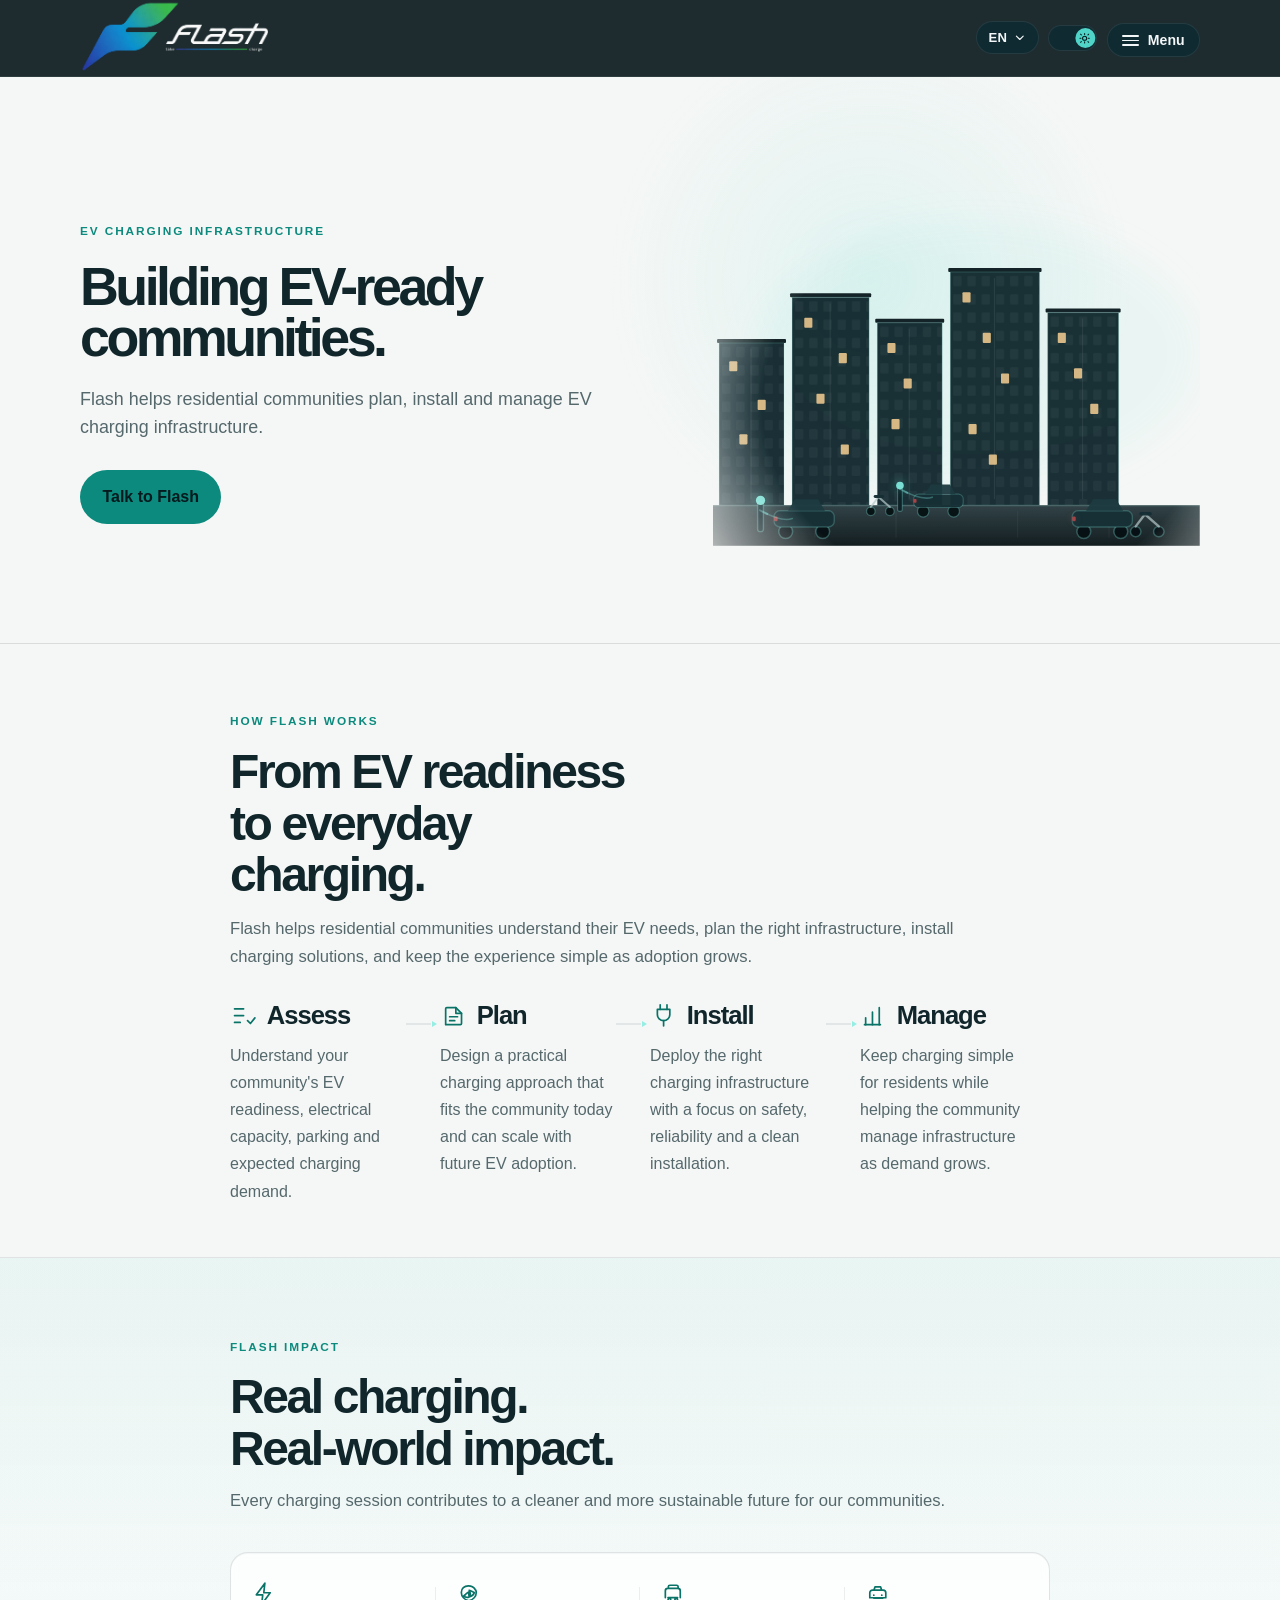
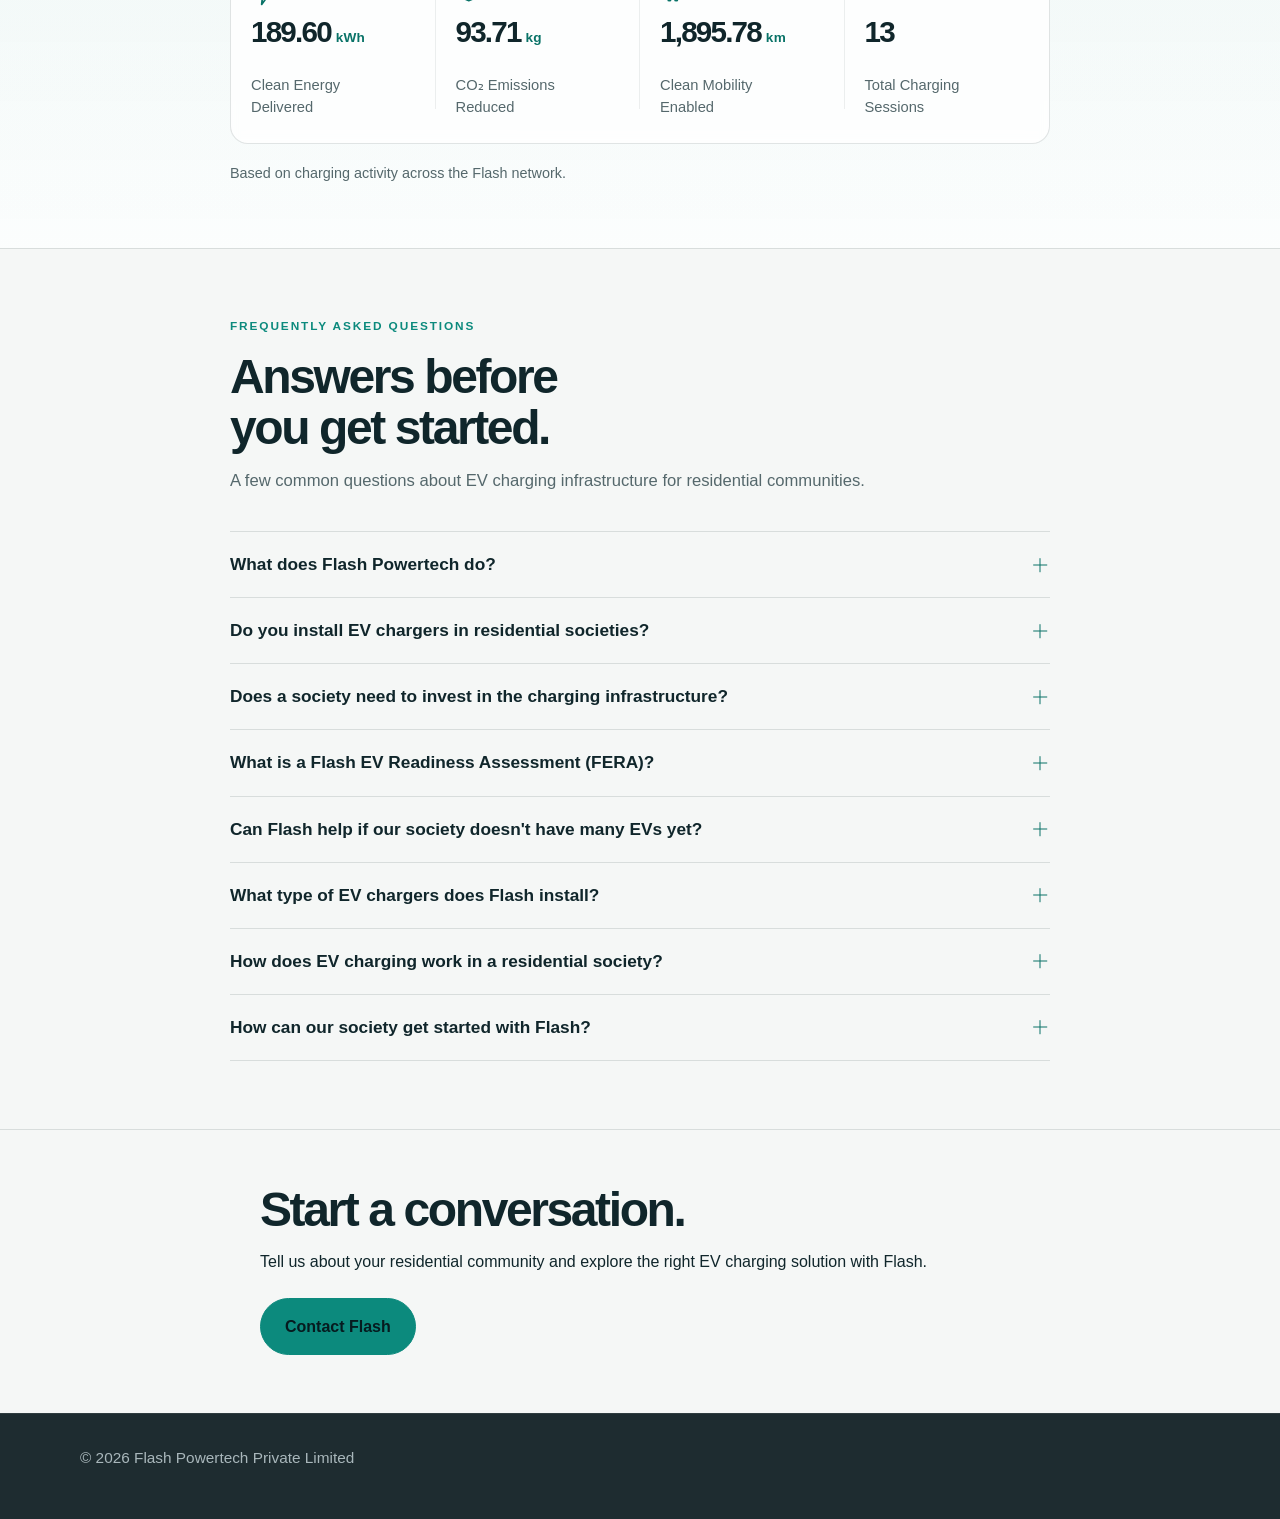
<file: index.html>
<!DOCTYPE html>
<html lang="en">
  <head>
    <meta charset="UTF-8" />
    <script>
      (function () {
        var stored = localStorage.getItem('flash-theme');
        var theme = 'dark';
        if (stored === 'light' || stored === 'dark') {
          theme = stored;
        } else {
          try {
            if (window.matchMedia('(prefers-color-scheme: dark)').matches) {
              theme = 'dark';
            } else if (window.matchMedia('(prefers-color-scheme: light)').matches) {
              theme = 'light';
            }
          } catch (e) {
            theme = 'dark';
          }
        }
        document.documentElement.setAttribute('data-theme', theme);

        var storedLang = localStorage.getItem('flash-language');
        var lang = 'en';
        if (storedLang === 'en' || storedLang === 'hi' || storedLang === 'gu') {
          lang = storedLang;
        } else {
          try {
            var browserLangs = navigator.languages && navigator.languages.length ? navigator.languages : [navigator.language || ''];
            for (var i = 0; i < browserLangs.length; i++) {
              var code = (browserLangs[i] || '').toLowerCase();
              if (code.indexOf('hi') === 0) { lang = 'hi'; break; }
              if (code.indexOf('gu') === 0) { lang = 'gu'; break; }
            }
          } catch (e) {
            lang = 'en';
          }
        }
        document.documentElement.setAttribute('data-lang', lang);
        document.documentElement.setAttribute('lang', lang);
      })();
    </script>
    <meta name="viewport" content="width=device-width, initial-scale=1.0" />
    <title>Flash Powertech | EV Charging Infrastructure</title>
    <meta
      name="description"
      content="Flash helps residential communities plan, install and manage EV charging infrastructure."
    />
    <link rel="canonical" href="https://www.flashpowertech.com/" />
    <meta property="og:type" content="website" />
    <meta property="og:title" content="Flash Powertech | EV Charging Infrastructure" />
    <meta property="og:description" content="Flash helps residential communities plan, install and manage EV charging infrastructure." />
    <meta property="og:url" content="https://www.flashpowertech.com/" />
    <meta property="og:image" content="https://www.flashpowertech.com/images/flash_logo.png" />
    <meta name="twitter:card" content="summary" />
    <meta name="twitter:title" content="Flash Powertech | EV Charging Infrastructure" />
    <meta name="twitter:description" content="Flash helps residential communities plan, install and manage EV charging infrastructure." />
    <meta name="twitter:image" content="https://www.flashpowertech.com/images/flash_logo.png" />
    <script type="application/ld+json">
      {
        "@context": "https://schema.org",
        "@type": "Organization",
        "name": "Flash Powertech Private Limited",
        "url": "https://www.flashpowertech.com/",
        "logo": "https://www.flashpowertech.com/images/flash_logo.png",
        "telephone": "+916262663664"
      }
    </script>
    <link rel="stylesheet" href="styles.css?v=20260909" />
  </head>
  <body>
    <header class="site-header">
      <div class="container header-inner">
        <a class="brand" href="index.html" aria-label="Flash home" data-i18n-aria-label="nav.brandAriaLabel">
          <img src="images/flash_logo.png" alt="Flash Powertech" />
        </a>
        <div class="header-controls">
          <div class="lang-wrapper">
            <button
              type="button"
              id="lang-toggle"
              class="lang-toggle"
              aria-haspopup="true"
              aria-expanded="false"
              aria-controls="lang-menu"
              aria-label="Change language"
              data-i18n-aria-label="language.openLabel"
            >
              <span class="lang-toggle-code" id="lang-toggle-code">EN</span>
              <svg class="lang-caret" viewBox="0 0 24 24" aria-hidden="true"><path d="M6 9l6 6 6-6" /></svg>
            </button>
            <div class="lang-menu" id="lang-menu" role="menu" aria-label="Language" hidden>
              <button type="button" class="lang-option" data-lang="en" role="menuitemradio" aria-checked="true">English</button>
              <button type="button" class="lang-option" data-lang="hi" role="menuitemradio" aria-checked="false">हिन्दी</button>
              <button type="button" class="lang-option" data-lang="gu" role="menuitemradio" aria-checked="false">ગુજરાતી</button>
            </div>
          </div>
          <button
            type="button"
            id="theme-toggle"
            class="theme-toggle"
            aria-pressed="false"
            aria-label="Switch to light mode"
          >
            <span class="theme-toggle-track">
              <span class="theme-toggle-thumb">
                <svg class="icon-moon" viewBox="0 0 24 24" aria-hidden="true">
                  <path d="M20 14.5A8.5 8.5 0 1 1 9.5 4a7 7 0 0 0 10.5 10.5Z" />
                </svg>
                <svg class="icon-sun" viewBox="0 0 24 24" aria-hidden="true">
                  <circle cx="12" cy="12" r="4" />
                  <path
                    d="M12 3v2M12 19v2M4.2 4.2l1.4 1.4M18.4 18.4l1.4 1.4M3 12h2M19 12h2M4.2 19.8l1.4-1.4M18.4 5.6l1.4-1.4"
                  />
                </svg>
              </span>
            </span>
          </button>
          <div class="menu-wrapper">
            <button
              type="button"
              id="menu-toggle"
              class="menu-toggle"
              aria-haspopup="true"
              aria-expanded="false"
              aria-controls="site-menu"
              aria-label="Open menu"
              data-i18n-aria-label="menu.openLabel"
            >
              <span class="menu-icon" aria-hidden="true"><span></span><span></span><span></span></span>
              <span class="menu-toggle-label" data-i18n="menu.label">Menu</span>
            </button>
            <nav class="site-nav" id="site-menu" aria-label="Main navigation" hidden>
              <a href="index.html" class="active" aria-current="page" data-i18n="nav.home">Home</a>
              <a href="about.html" data-i18n="nav.about">About Us</a>
              <a href="services.html" data-i18n="nav.services">Our Services</a>
              <a href="contact.html" data-i18n="nav.contact">Contact Us</a>
            </nav>
          </div>
        </div>
      </div>
    </header>

    <main id="top">
      <section class="hero">
        <div class="container hero-inner">
          <div class="hero-copy">
            <p class="eyebrow" data-i18n="hero.eyebrow">EV CHARGING INFRASTRUCTURE</p>
            <h1 data-i18n="hero.title">Building EV-ready communities.</h1>
            <p class="lede" data-i18n="hero.description">
              Flash helps residential communities plan, install and manage EV charging
              infrastructure.
            </p>
            <a class="button primary" href="tel:+916262663664" data-i18n="hero.cta">Talk to Flash</a>
          </div>

          <div class="hero-visual" aria-hidden="true">
            <svg class="hero-scene" viewBox="0 0 480 340" role="presentation" aria-hidden="true">
              <defs>
                <pattern id="windowGrid" width="14" height="18" patternUnits="userSpaceOnUse">
                  <rect x="3" y="4" width="8" height="10" rx="1" fill="rgba(190, 210, 214, 0.05)" />
                </pattern>
                <linearGradient id="groundGrad" x1="0%" x2="0%" y1="0%" y2="100%">
                  <stop offset="0%" stop-color="rgba(15, 34, 39, 0.85)" />
                  <stop offset="100%" stop-color="rgba(6, 17, 20, 0.95)" />
                </linearGradient>
                <linearGradient id="cableGlow" x1="0%" x2="100%" y1="0%" y2="0%">
                  <stop offset="0%" stop-color="rgba(130,236,224,0)" />
                  <stop offset="45%" stop-color="rgba(130,236,224,0.85)" />
                  <stop offset="100%" stop-color="rgba(130,236,224,0.95)" />
                </linearGradient>
              </defs>

              <ellipse class="scene-glow" cx="260" cy="150" rx="220" ry="130" />

              <g class="buildings">
                <g class="building" transform="translate(6,140)">
                  <rect class="building-cap" x="-2" y="-4" width="68" height="4" rx="1" />
                  <rect class="building-body" x="0" y="0" width="64" height="160" />
                  <rect class="window-grid" x="0" y="0" width="64" height="160" />
                  <rect class="building-divider" x="31" y="6" width="1" height="148" />
                  <rect class="window-lit" x="10" y="18" width="8" height="10" />
                  <rect class="window-lit window-flicker" x="38" y="56" width="8" height="10" style="animation-delay:0.6s" />
                  <rect class="window-lit" x="20" y="90" width="8" height="10" />
                </g>

                <g class="building" transform="translate(78,95)">
                  <rect class="building-cap" x="-2" y="-4" width="80" height="4" rx="1" />
                  <rect class="building-body" x="0" y="0" width="76" height="205" />
                  <rect class="window-grid" x="0" y="0" width="76" height="205" />
                  <rect class="building-divider" x="37" y="6" width="1" height="193" />
                  <rect class="window-lit" x="12" y="20" width="8" height="10" />
                  <rect class="window-lit" x="46" y="55" width="8" height="10" />
                  <rect class="window-lit window-flicker" x="24" y="95" width="8" height="10" style="animation-delay:2.1s" />
                  <rect class="window-lit" x="48" y="145" width="8" height="10" />
                </g>

                <g class="building" transform="translate(162,120)">
                  <rect class="building-cap" x="-2" y="-4" width="68" height="4" rx="1" />
                  <rect class="building-body" x="0" y="0" width="64" height="180" />
                  <rect class="window-grid" x="0" y="0" width="64" height="180" />
                  <rect class="building-divider" x="31" y="6" width="1" height="168" />
                  <rect class="window-lit" x="10" y="20" width="8" height="10" />
                  <rect class="window-lit" x="26" y="55" width="8" height="10" />
                  <rect class="window-lit window-flicker" x="14" y="95" width="8" height="10" style="animation-delay:4s" />
                </g>

                <g class="building" transform="translate(234,70)">
                  <rect class="building-cap" x="-2" y="-4" width="92" height="4" rx="1" />
                  <rect class="building-body" x="0" y="0" width="88" height="230" />
                  <rect class="window-grid" x="0" y="0" width="88" height="230" />
                  <rect class="building-divider" x="43" y="6" width="1" height="218" />
                  <rect class="window-lit" x="12" y="20" width="8" height="10" />
                  <rect class="window-lit" x="32" y="60" width="8" height="10" />
                  <rect class="window-lit window-flicker" x="50" y="100" width="8" height="10" style="animation-delay:1.4s" />
                  <rect class="window-lit" x="18" y="150" width="8" height="10" />
                  <rect class="window-lit" x="38" y="180" width="8" height="10" />
                </g>

                <g class="building" transform="translate(330,110)">
                  <rect class="building-cap" x="-2" y="-4" width="74" height="4" rx="1" />
                  <rect class="building-body" x="0" y="0" width="70" height="190" />
                  <rect class="window-grid" x="0" y="0" width="70" height="190" />
                  <rect class="building-divider" x="34" y="6" width="1" height="178" />
                  <rect class="window-lit" x="10" y="20" width="8" height="10" />
                  <rect class="window-lit" x="26" y="55" width="8" height="10" />
                  <rect class="window-lit" x="42" y="90" width="8" height="10" />
                </g>
              </g>

              <g class="ground">
                <rect class="ground-plane" x="0" y="300" width="480" height="40" />
                <rect class="ground-line" x="0" y="300" width="480" height="1.5" />
                <rect class="parking-divider" x="100" y="306" width="1" height="26" />
                <rect class="parking-divider" x="180" y="306" width="1" height="26" />
                <rect class="parking-divider" x="300" y="306" width="1" height="26" />
                <rect class="parking-divider" x="390" y="306" width="1" height="26" />
              </g>

              <g class="vehicle scooter" transform="translate(150,306) scale(0.94)">
                <circle class="wheel" cx="6" cy="0" r="4.5" />
                <circle class="wheel" cx="26" cy="0" r="4.5" />
                <path class="scooter-frame" d="M6,-4.5 L14,-15 L26,-4.5" />
                <rect class="scooter-seat" x="9" y="-17" width="11" height="3" rx="1.5" />
              </g>

              <g class="vehicle car charging" transform="translate(196,306) scale(0.94)">
                <circle class="wheel" cx="12" cy="0" r="6" />
                <circle class="wheel" cx="44" cy="0" r="6" />
                <rect class="car-body" x="2" y="-18" width="52" height="14" rx="5" />
                <path class="car-cabin" d="M14,-18 L20,-28 L40,-28 L46,-18 Z" />
                <rect class="tail-light" x="2" y="-13" width="3" height="4" rx="1" />
              </g>
              <g class="charger" transform="translate(182,306) scale(0.94)">
                <rect class="charger-pillar" x="0" y="-26" width="5" height="26" rx="2" />
                <circle class="charger-cap" cx="2.5" cy="-27" r="4" />
              </g>
              <path class="charge-cable" d="M184.1,283.9 Q206,296 216.2,292.1" />
              <path class="charge-pulse" d="M184.1,283.9 Q206,296 216.2,292.1" />

              <g class="vehicle car charging" transform="translate(58,326) scale(1.14)">
                <circle class="wheel" cx="12" cy="0" r="6" />
                <circle class="wheel" cx="44" cy="0" r="6" />
                <rect class="car-body" x="2" y="-18" width="52" height="14" rx="5" />
                <path class="car-cabin" d="M14,-18 L20,-28 L40,-28 L46,-18 Z" />
                <rect class="tail-light" x="2" y="-13" width="3" height="4" rx="1" />
              </g>
              <g class="charger" transform="translate(44,326) scale(1.14)">
                <rect class="charger-pillar" x="0" y="-26" width="5" height="26" rx="2" />
                <circle class="charger-cap" cx="2.5" cy="-27" r="4" />
              </g>
              <path class="charge-cable" d="M46.1,304.9 Q68,317 78.2,313.1" />
              <path class="charge-pulse" d="M46.1,304.9 Q68,317 78.2,313.1" />

              <g class="vehicle car" transform="translate(352,326) scale(1.14)">
                <circle class="wheel" cx="12" cy="0" r="6" />
                <circle class="wheel" cx="44" cy="0" r="6" />
                <rect class="car-body" x="2" y="-18" width="52" height="14" rx="5" />
                <path class="car-cabin" d="M14,-18 L20,-28 L40,-28 L46,-18 Z" />
                <rect class="tail-light" x="2" y="-13" width="3" height="4" rx="1" />
              </g>

              <g class="vehicle scooter" transform="translate(410,326) scale(1.14)">
                <circle class="wheel" cx="6" cy="0" r="4.5" />
                <circle class="wheel" cx="26" cy="0" r="4.5" />
                <path class="scooter-frame" d="M6,-4.5 L14,-15 L26,-4.5" />
                <rect class="scooter-seat" x="9" y="-17" width="11" height="3" rx="1.5" />
              </g>
            </svg>
          </div>
        </div>
      </section>

      <section class="section how-section" aria-labelledby="how-flash-works-title">
        <div class="container how-inner">
          <p class="section-label how-label" data-i18n="howWorks.eyebrow">HOW FLASH WORKS</p>
          <h2 id="how-flash-works-title" data-i18n="howWorks.title">From EV readiness to everyday charging.</h2>
          <p class="how-intro" data-i18n="howWorks.description">
            Flash helps residential communities understand their EV needs, plan the right
            infrastructure, install charging solutions, and keep the experience simple as
            adoption grows.
          </p>

          <div class="how-journey" aria-label="How Flash Works steps">
            <article class="how-step">
              <div class="how-step-heading">
                <svg class="how-icon" viewBox="0 0 24 24" role="img" aria-hidden="true">
                  <path d="M4 6h8M4 12h8M4 18h5" />
                  <path d="M15.5 16.5 18 19l4-5" />
                </svg>
                <h3 data-i18n="howWorks.assess.title">Assess</h3>
              </div>
              <p data-i18n="howWorks.assess.description">
                Understand your community's EV readiness, electrical capacity, parking and
                expected charging demand.
              </p>
            </article>

            <article class="how-step">
              <div class="how-step-heading">
                <svg class="how-icon" viewBox="0 0 24 24" role="img" aria-hidden="true">
                  <path d="M5 20V6a1 1 0 0 1 1-1h8l5 5v9a1 1 0 0 1-1 1H6a1 1 0 0 1-1-1Z" />
                  <path d="M14 5v5h5" />
                  <path d="M8.5 13h7M8.5 16.5h4.5" />
                </svg>
                <h3 data-i18n="howWorks.plan.title">Plan</h3>
              </div>
              <p data-i18n="howWorks.plan.description">
                Design a practical charging approach that fits the community today and can
                scale with future EV adoption.
              </p>
            </article>

            <article class="how-step">
              <div class="how-step-heading">
                <svg class="how-icon" viewBox="0 0 24 24" role="img" aria-hidden="true">
                  <path d="M9 2.5v4M15 2.5v4" />
                  <path d="M6.5 6.5h11v4.5A5.5 5.5 0 0 1 12 16.5 5.5 5.5 0 0 1 6.5 11Z" />
                  <path d="M12 16.5V21" />
                </svg>
                <h3 data-i18n="howWorks.install.title">Install</h3>
              </div>
              <p data-i18n="howWorks.install.description">
                Deploy the right charging infrastructure with a focus on safety, reliability
                and a clean installation.
              </p>
            </article>

            <article class="how-step">
              <div class="how-step-heading">
                <svg class="how-icon" viewBox="0 0 24 24" role="img" aria-hidden="true">
                  <path d="M5 20V14M11 20V9M17 20V5" />
                  <path d="M4 20h14" />
                </svg>
                <h3 data-i18n="howWorks.manage.title">Manage</h3>
              </div>
              <p data-i18n="howWorks.manage.description">
                Keep charging simple for residents while helping the community manage
                infrastructure as demand grows.
              </p>
            </article>
          </div>
        </div>
      </section>

      <section class="section impact-section" aria-labelledby="flash-impact-title">
        <div class="container impact-inner">
          <p class="section-label impact-label" data-i18n="impact.eyebrow">FLASH IMPACT</p>
          <h2 id="flash-impact-title" data-i18n="impact.title">Real charging. Real-world impact.</h2>
          <p class="impact-intro" data-i18n="impact.description">
            Every charging session contributes to a cleaner and more sustainable future
            for our communities.
          </p>

          <div class="impact-grid" aria-label="Flash impact metrics">
            <article class="impact-item">
              <svg class="impact-icon" viewBox="0 0 24 24" role="img" aria-hidden="true">
                <path d="M13 2 5 13h6l-1 9 8-11h-6l1-9Z" />
              </svg>
              <div class="impact-metric" data-target="209.15" data-suffix="kWh">
                <span class="impact-value">0</span><span class="impact-unit">kWh</span>
              </div>
              <div class="impact-metric-label" data-i18n="impact.energyLabel">Clean Energy Delivered</div>
            </article>

            <article class="impact-item">
              <svg class="impact-icon" viewBox="0 0 24 24" role="img" aria-hidden="true">
                <path d="M18 8c-1.2-2.1-3.8-3.5-6.5-3.5C7.8 4.5 5 7.2 5 10.7 5 14.4 8 17.5 12 18.5c4.1-1 7-4.1 7-7.8 0-.8-.2-1.5-.5-2.2Zm-9.5 5.2c.8-1.4 2.2-2.4 3.7-3.1-.5 1.5-.5 3.3.2 4.8-.6.3-1.3.5-2 .5-1.2 0-2.3-.5-3.1-1.4.3-.5.8-.9 1.2-1.1Zm8.7-2.4c-.5 1.9-2.1 3.3-4.1 3.8.6-1.9.4-4.1-.7-5.9 1.6.3 3.2 1.4 4.8 2.1Z" />
              </svg>
              <div class="impact-metric" data-target="103.38" data-suffix="kg">
                <span class="impact-value">0</span><span class="impact-unit">kg</span>
              </div>
              <div class="impact-metric-label" data-i18n="impact.co2Label">CO₂ Emissions Reduced</div>
            </article>

            <article class="impact-item">
              <svg class="impact-icon" viewBox="0 0 24 24" role="img" aria-hidden="true">
                <path d="M5 15.5V9.3A2.3 2.3 0 0 1 7.3 7h9.4A2.3 2.3 0 0 1 19 9.3v6.2M7.8 7V5.5a1.5 1.5 0 0 1 1.5-1.5h6.2a1.5 1.5 0 0 1 1.5 1.5V7M7.5 15.5h9M8.8 18.5a1.25 1.25 0 1 0 0-2.5 1.25 1.25 0 0 0 0 2.5Zm6.4 0a1.25 1.25 0 1 0 0-2.5 1.25 1.25 0 0 0 0 2.5Z" />
              </svg>
              <div class="impact-metric" data-target="2091.50" data-suffix="km">
                <span class="impact-value">0</span><span class="impact-unit">km</span>
              </div>
              <div class="impact-metric-label" data-i18n="impact.mobilityLabel">Clean Mobility Enabled</div>
            </article>

            <article class="impact-item">
              <svg class="impact-icon" viewBox="0 0 24 24" role="img" aria-hidden="true">
                <path d="M7 8.5h10a2.5 2.5 0 0 1 2.5 2.5v4.7H4.5v-4.7A2.5 2.5 0 0 1 7 8.5Zm1.2 7.5h8.6M9.4 5.5h5.2l1 3H8.4l1-3ZM8.2 13.3h.1M15.7 13.3h.1" />
              </svg>
              <div class="impact-metric" data-target="14" data-suffix="">
                <span class="impact-value">0</span>
              </div>
              <div class="impact-metric-label" data-i18n="impact.sessionsLabel">Total Charging Sessions</div>
            </article>
          </div>

          <p class="impact-note" data-i18n="impact.note">Based on charging activity across the Flash network.</p>
        </div>
      </section>

      <section class="section faq-section" aria-labelledby="faq-title">
        <div class="container faq-inner">
          <p class="section-label faq-label" data-i18n="faq.eyebrow">FREQUENTLY ASKED QUESTIONS</p>
          <h2 id="faq-title" data-i18n="faq.title">Answers before you get started.</h2>
          <p class="faq-intro" data-i18n="faq.description">
            A few common questions about EV charging infrastructure for residential communities.
          </p>

          <div class="faq-list">
            <article class="faq-item">
              <h3 class="faq-question-heading">
                <button class="faq-question" type="button" aria-expanded="false" aria-controls="faq-answer-1" id="faq-question-1">
                  <span data-i18n="faq.question1">What does Flash Powertech do?</span>
                  <span class="faq-icon" aria-hidden="true"></span>
                </button>
              </h3>
              <div class="faq-answer" id="faq-answer-1" role="region" aria-labelledby="faq-question-1" aria-hidden="true">
                <div class="faq-answer-inner">
                  <p data-i18n="faq.answer1">Flash helps residential communities plan, install and manage EV charging infrastructure, from understanding a society's EV readiness to deploying and managing charging solutions.</p>
                </div>
              </div>
            </article>

            <article class="faq-item">
              <h3 class="faq-question-heading">
                <button class="faq-question" type="button" aria-expanded="false" aria-controls="faq-answer-2" id="faq-question-2">
                  <span data-i18n="faq.question2">Do you install EV chargers in residential societies?</span>
                  <span class="faq-icon" aria-hidden="true"></span>
                </button>
              </h3>
              <div class="faq-answer" id="faq-answer-2" role="region" aria-labelledby="faq-question-2" aria-hidden="true">
                <div class="faq-answer-inner">
                  <p data-i18n="faq.answer2">Yes. Flash works with residential communities to assess their requirements, plan suitable charging infrastructure and coordinate installation.</p>
                </div>
              </div>
            </article>

            <article class="faq-item">
              <h3 class="faq-question-heading">
                <button class="faq-question" type="button" aria-expanded="false" aria-controls="faq-answer-3" id="faq-question-3">
                  <span data-i18n="faq.question3">Does a society need to invest in the charging infrastructure?</span>
                  <span class="faq-icon" aria-hidden="true"></span>
                </button>
              </h3>
              <div class="faq-answer" id="faq-answer-3" role="region" aria-labelledby="faq-question-3" aria-hidden="true">
                <div class="faq-answer-inner">
                  <p data-i18n="faq.answer3">Not necessarily. Flash offers different engagement models depending on the society's requirements, including models where Flash invests in the infrastructure.</p>
                </div>
              </div>
            </article>

            <article class="faq-item">
              <h3 class="faq-question-heading">
                <button class="faq-question" type="button" aria-expanded="false" aria-controls="faq-answer-4" id="faq-question-4">
                  <span data-i18n="faq.question4">What is a Flash EV Readiness Assessment (FERA)?</span>
                  <span class="faq-icon" aria-hidden="true"></span>
                </button>
              </h3>
              <div class="faq-answer" id="faq-answer-4" role="region" aria-labelledby="faq-question-4" aria-hidden="true">
                <div class="faq-answer-inner">
                  <p data-i18n="faq.answer4">FERA is Flash's assessment framework for understanding a society's readiness for EV charging, including factors such as electrical capacity, parking, existing EV adoption and future charging requirements.</p>
                </div>
              </div>
            </article>

            <article class="faq-item">
              <h3 class="faq-question-heading">
                <button class="faq-question" type="button" aria-expanded="false" aria-controls="faq-answer-5" id="faq-question-5">
                  <span data-i18n="faq.question5">Can Flash help if our society doesn't have many EVs yet?</span>
                  <span class="faq-icon" aria-hidden="true"></span>
                </button>
              </h3>
              <div class="faq-answer" id="faq-answer-5" role="region" aria-labelledby="faq-question-5" aria-hidden="true">
                <div class="faq-answer-inner">
                  <p data-i18n="faq.answer5">Yes. Flash can help communities plan infrastructure based on their current needs while keeping future EV adoption in mind.</p>
                </div>
              </div>
            </article>

            <article class="faq-item">
              <h3 class="faq-question-heading">
                <button class="faq-question" type="button" aria-expanded="false" aria-controls="faq-answer-6" id="faq-question-6">
                  <span data-i18n="faq.question6">What type of EV chargers does Flash install?</span>
                  <span class="faq-icon" aria-hidden="true"></span>
                </button>
              </h3>
              <div class="faq-answer" id="faq-answer-6" role="region" aria-labelledby="faq-question-6" aria-hidden="true">
                <div class="faq-answer-inner">
                  <p data-i18n="faq.answer6">Flash focuses on charging solutions appropriate for the community and its electrical infrastructure, including AC charging for residential societies and DC fast-charging solutions for strategically located public charging sites.</p>
                </div>
              </div>
            </article>

            <article class="faq-item">
              <h3 class="faq-question-heading">
                <button class="faq-question" type="button" aria-expanded="false" aria-controls="faq-answer-7" id="faq-question-7">
                  <span data-i18n="faq.question7">How does EV charging work in a residential society?</span>
                  <span class="faq-icon" aria-hidden="true"></span>
                </button>
              </h3>
              <div class="faq-answer" id="faq-answer-7" role="region" aria-labelledby="faq-question-7" aria-hidden="true">
                <div class="faq-answer-inner">
                  <p data-i18n="faq.answer7">Flash helps establish the charging infrastructure, while residents can use the available chargers to charge their EVs. The exact operating and payment model depends on the arrangement with the society.</p>
                </div>
              </div>
            </article>

            <article class="faq-item">
              <h3 class="faq-question-heading">
                <button class="faq-question" type="button" aria-expanded="false" aria-controls="faq-answer-8" id="faq-question-8">
                  <span data-i18n="faq.question8">How can our society get started with Flash?</span>
                  <span class="faq-icon" aria-hidden="true"></span>
                </button>
              </h3>
              <div class="faq-answer" id="faq-answer-8" role="region" aria-labelledby="faq-question-8" aria-hidden="true">
                <div class="faq-answer-inner">
                  <p data-i18n="faq.answer8">Simply contact Flash. We can start with a conversation about your society, understand your current EV requirements and help determine the right next step.</p>
                </div>
              </div>
            </article>
          </div>
        </div>
      </section>

      <section id="contact" class="section contact">
        <div class="container">
          <h2 data-i18n="homeCta.title">Start a conversation.</h2>
          <p data-i18n="homeCta.description">
            Tell us about your residential community and explore the right EV charging
            solution with Flash.
          </p>
          <a
            class="button secondary"
            href="https://wa.me/916262663664?text=Hello%20Flash%2C%20I%20would%20like%20to%20know%20more%20about%20EV%20charging%20infrastructure%20for%20my%20community."
            target="_blank"
            rel="noopener noreferrer"
            data-whatsapp-cta
            data-i18n="homeCta.cta"
            >Contact Flash</a
          >
        </div>
      </section>
    </main>

    <footer class="site-footer">
      <div class="container">
        <p>© 2026 Flash Powertech Private Limited</p>
      </div>
    </footer>

    <script src="script.js?v=20260909"></script>
  </body>
</html>
</file>
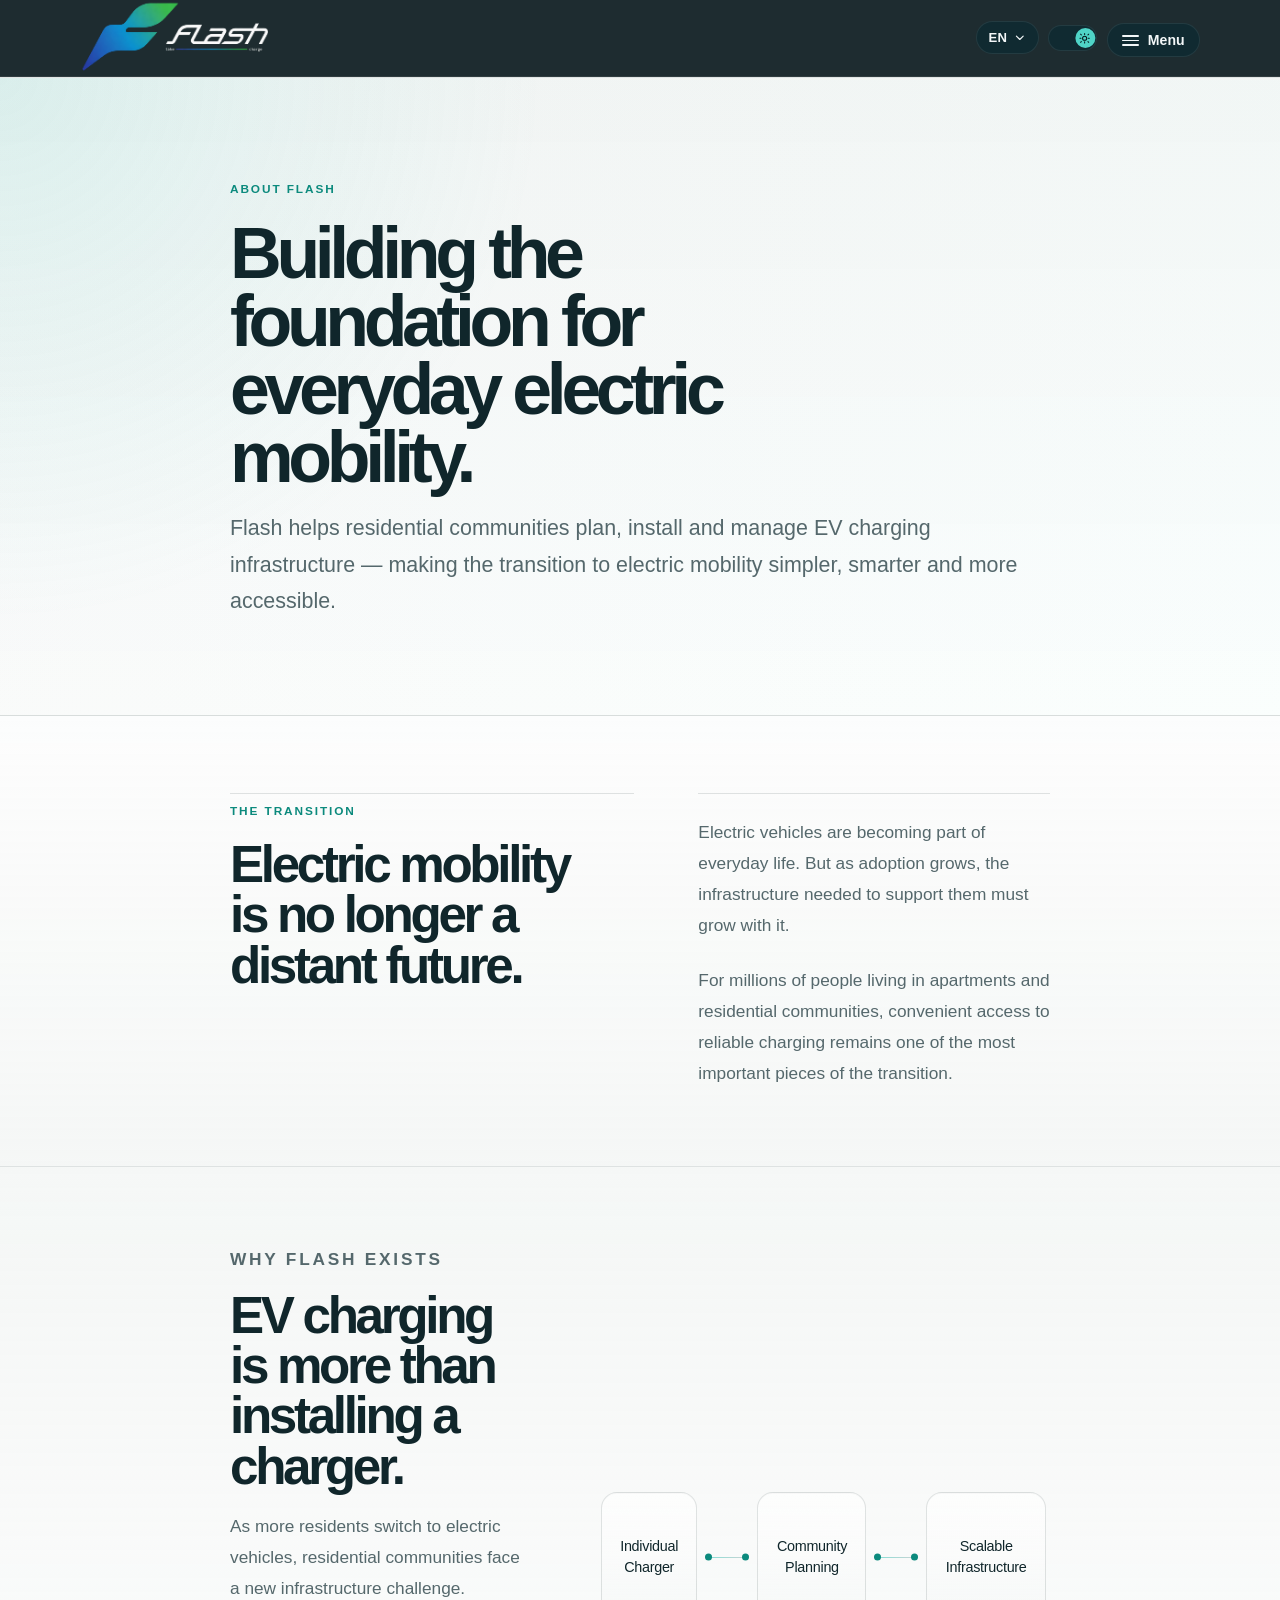
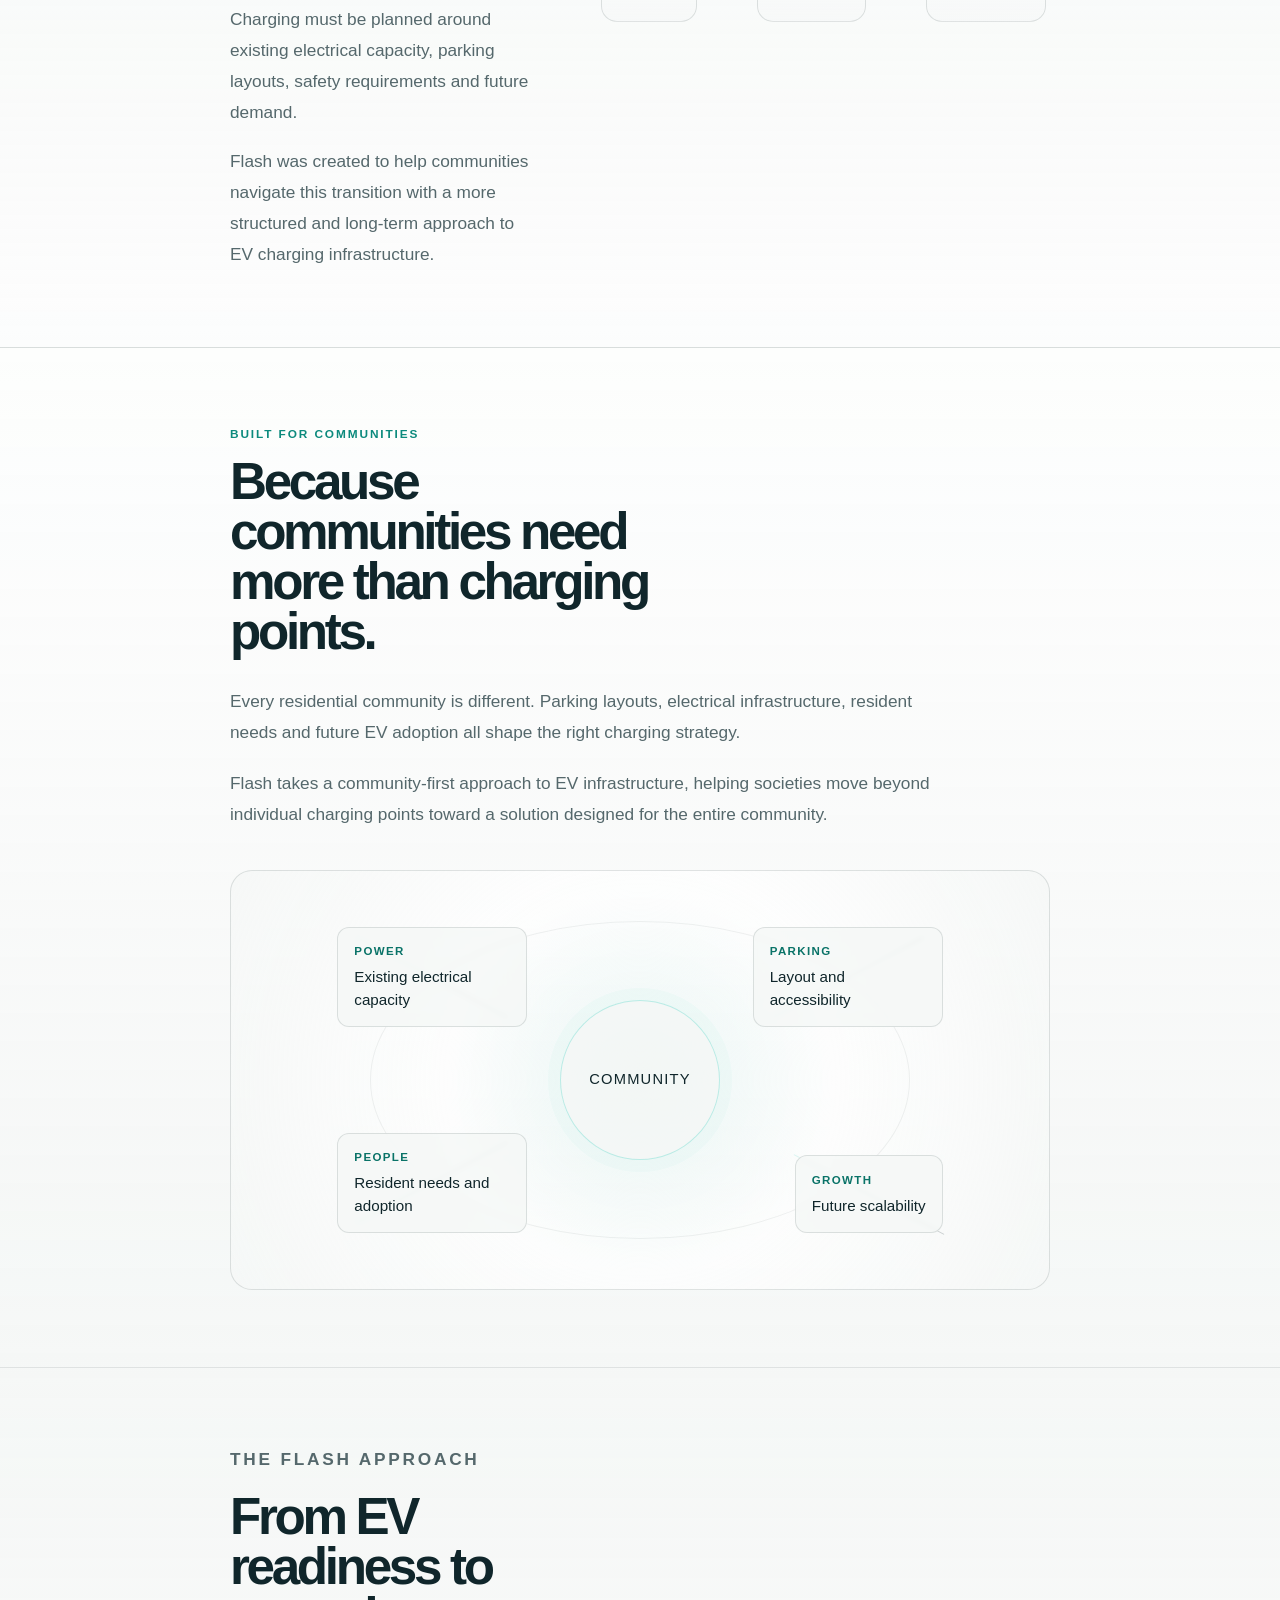
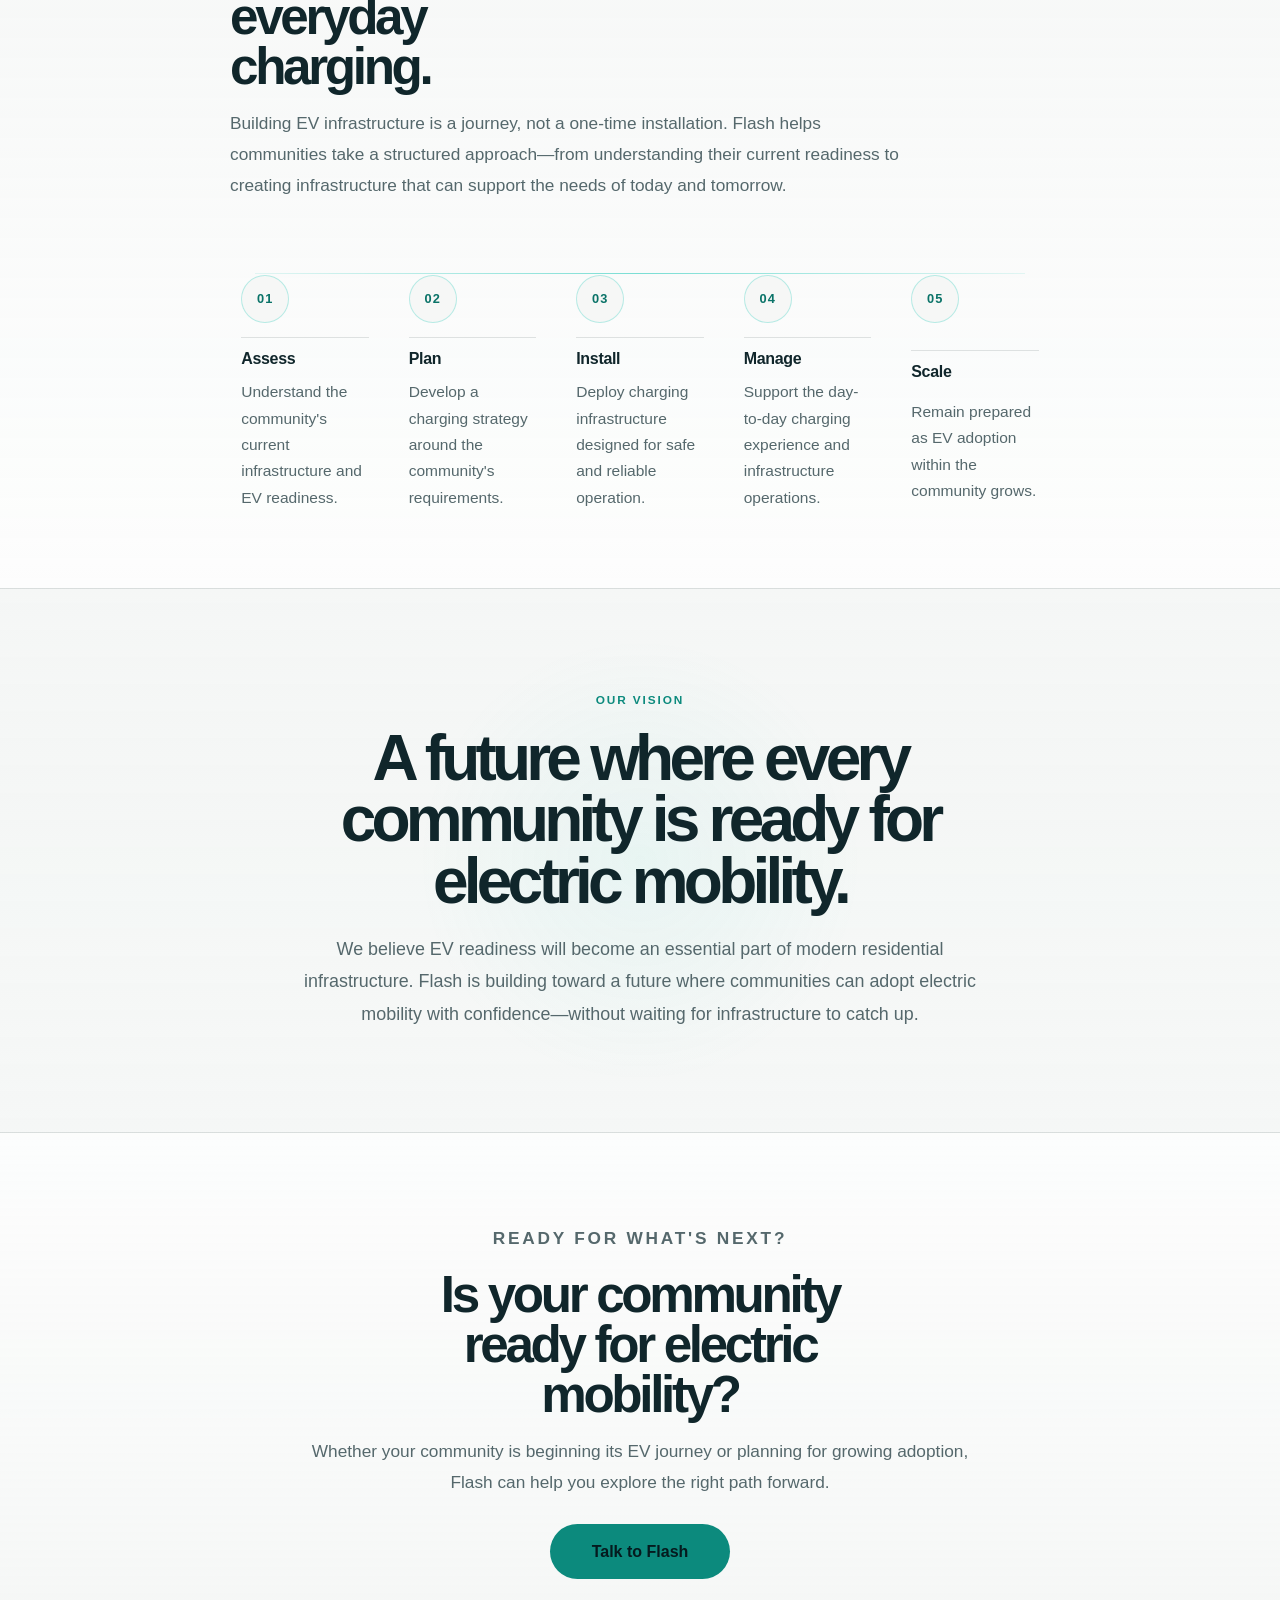
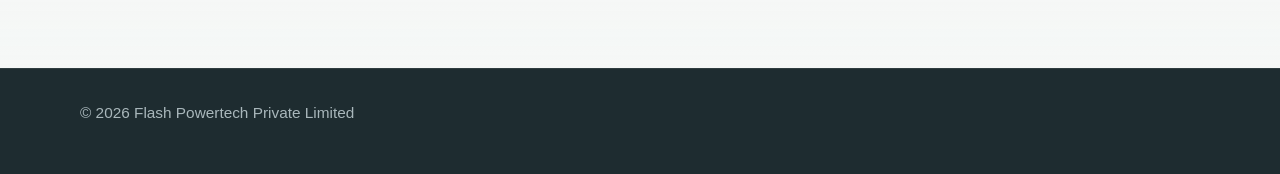
<file: about.html>
<!DOCTYPE html>
<html lang="en">
  <head>
    <meta charset="UTF-8" />
    <script>
      (function () {
        var stored = localStorage.getItem('flash-theme');
        var theme = 'dark';
        if (stored === 'light' || stored === 'dark') {
          theme = stored;
        } else {
          try {
            if (window.matchMedia('(prefers-color-scheme: dark)').matches) {
              theme = 'dark';
            } else if (window.matchMedia('(prefers-color-scheme: light)').matches) {
              theme = 'light';
            }
          } catch (e) {
            theme = 'dark';
          }
        }
        document.documentElement.setAttribute('data-theme', theme);

        var storedLang = localStorage.getItem('flash-language');
        var lang = 'en';
        if (storedLang === 'en' || storedLang === 'hi' || storedLang === 'gu') {
          lang = storedLang;
        } else {
          try {
            var browserLangs = navigator.languages && navigator.languages.length ? navigator.languages : [navigator.language || ''];
            for (var i = 0; i < browserLangs.length; i++) {
              var code = (browserLangs[i] || '').toLowerCase();
              if (code.indexOf('hi') === 0) { lang = 'hi'; break; }
              if (code.indexOf('gu') === 0) { lang = 'gu'; break; }
            }
          } catch (e) {
            lang = 'en';
          }
        }
        document.documentElement.setAttribute('data-lang', lang);
        document.documentElement.setAttribute('lang', lang);
      })();
    </script>
    <meta name="viewport" content="width=device-width, initial-scale=1.0" />
    <title>About | Flash Powertech</title>
    <meta
      name="description"
      content="Learn more about Flash Powertech and how we support residential communities with EV charging infrastructure."
    />
    <link rel="canonical" href="https://www.flashpowertech.com/about.html" />
    <meta property="og:type" content="website" />
    <meta property="og:title" content="About | Flash Powertech" />
    <meta property="og:description" content="Learn more about Flash Powertech and how we support residential communities with EV charging infrastructure." />
    <meta property="og:url" content="https://www.flashpowertech.com/about.html" />
    <meta property="og:image" content="https://www.flashpowertech.com/images/flash_logo.png" />
    <meta name="twitter:card" content="summary" />
    <meta name="twitter:title" content="About | Flash Powertech" />
    <meta name="twitter:description" content="Learn more about Flash Powertech and how we support residential communities with EV charging infrastructure." />
    <meta name="twitter:image" content="https://www.flashpowertech.com/images/flash_logo.png" />
    <link rel="stylesheet" href="styles.css?v=20260909" />
  </head>
  <body>
    <header class="site-header">
      <div class="container header-inner">
        <a class="brand" href="index.html" aria-label="Flash home" data-i18n-aria-label="nav.brandAriaLabel">
          <img src="images/flash_logo.png" alt="Flash Powertech" />
        </a>
        <div class="header-controls">
          <div class="lang-wrapper">
            <button
              type="button"
              id="lang-toggle"
              class="lang-toggle"
              aria-haspopup="true"
              aria-expanded="false"
              aria-controls="lang-menu"
              aria-label="Change language"
              data-i18n-aria-label="language.openLabel"
            >
              <span class="lang-toggle-code" id="lang-toggle-code">EN</span>
              <svg class="lang-caret" viewBox="0 0 24 24" aria-hidden="true"><path d="M6 9l6 6 6-6" /></svg>
            </button>
            <div class="lang-menu" id="lang-menu" role="menu" aria-label="Language" hidden>
              <button type="button" class="lang-option" data-lang="en" role="menuitemradio" aria-checked="true">English</button>
              <button type="button" class="lang-option" data-lang="hi" role="menuitemradio" aria-checked="false">हिन्दी</button>
              <button type="button" class="lang-option" data-lang="gu" role="menuitemradio" aria-checked="false">ગુજરાતી</button>
            </div>
          </div>
          <button
            type="button"
            id="theme-toggle"
            class="theme-toggle"
            aria-pressed="false"
            aria-label="Switch to light mode"
          >
            <span class="theme-toggle-track">
              <span class="theme-toggle-thumb">
                <svg class="icon-moon" viewBox="0 0 24 24" aria-hidden="true">
                  <path d="M20 14.5A8.5 8.5 0 1 1 9.5 4a7 7 0 0 0 10.5 10.5Z" />
                </svg>
                <svg class="icon-sun" viewBox="0 0 24 24" aria-hidden="true">
                  <circle cx="12" cy="12" r="4" />
                  <path
                    d="M12 3v2M12 19v2M4.2 4.2l1.4 1.4M18.4 18.4l1.4 1.4M3 12h2M19 12h2M4.2 19.8l1.4-1.4M18.4 5.6l1.4-1.4"
                  />
                </svg>
              </span>
            </span>
          </button>
          <div class="menu-wrapper">
            <button
              type="button"
              id="menu-toggle"
              class="menu-toggle"
              aria-haspopup="true"
              aria-expanded="false"
              aria-controls="site-menu"
              aria-label="Open menu"
              data-i18n-aria-label="menu.openLabel"
            >
              <span class="menu-icon" aria-hidden="true"><span></span><span></span><span></span></span>
              <span class="menu-toggle-label" data-i18n="menu.label">Menu</span>
            </button>
            <nav class="site-nav" id="site-menu" aria-label="Main navigation" hidden>
              <a href="index.html" data-i18n="nav.home">Home</a>
              <a href="about.html" class="active" aria-current="page" data-i18n="nav.about">About Us</a>
              <a href="services.html" data-i18n="nav.services">Our Services</a>
              <a href="contact.html" data-i18n="nav.contact">Contact Us</a>
            </nav>
          </div>
        </div>
      </div>
    </header>

    <main id="top">
      <section class="section about-hero" aria-labelledby="about-hero-title">
        <div class="container about-hero-inner">
          <p class="section-label" data-i18n="about.hero.eyebrow">ABOUT FLASH</p>
          <h1 id="about-hero-title" data-i18n="about.hero.title">Building the foundation for everyday electric mobility.</h1>
          <p class="about-hero-copy" data-i18n="about.hero.description">
            Flash helps residential communities plan, install and manage EV charging
            infrastructure — making the transition to electric mobility simpler,
            smarter and more accessible.
          </p>
        </div>
      </section>

      <section class="section about-transition" aria-labelledby="about-transition-title">
        <div class="container about-transition-inner">
          <div class="about-transition-copy">
            <p class="section-label" data-i18n="about.transition.eyebrow">THE TRANSITION</p>
            <h2 id="about-transition-title" data-i18n="about.transition.title">Electric mobility is no longer a distant future.</h2>
          </div>

          <div class="about-transition-body">
            <p data-i18n="about.transition.body1">
              Electric vehicles are becoming part of everyday life. But as adoption
              grows, the infrastructure needed to support them must grow with it.
            </p>
            <p data-i18n="about.transition.body2">
              For millions of people living in apartments and residential communities,
              convenient access to reliable charging remains one of the most important
              pieces of the transition.
            </p>
          </div>
        </div>
      </section>

      <section class="section about-why" aria-labelledby="about-why-title">
        <div class="container about-why-inner">
          <div class="about-why-copy">
            <p class="section-label" data-i18n="about.why.eyebrow">WHY FLASH EXISTS</p>
            <h2 id="about-why-title" data-i18n="about.why.title">EV charging is more than installing a charger.</h2>
            <p data-i18n="about.why.body1">
              As more residents switch to electric vehicles, residential communities
              face a new infrastructure challenge. Charging must be planned around
              existing electrical capacity, parking layouts, safety requirements and
              future demand.
            </p>
            <p data-i18n="about.why.body2">
              Flash was created to help communities navigate this transition with a
              more structured and long-term approach to EV charging infrastructure.
            </p>
          </div>

          <div class="about-storyline" aria-label="Flash infrastructure progression">
            <div class="storyline-item">
              <span class="storyline-label" data-i18n="about.storyline.individual">Individual Charger</span>
            </div>
            <div class="storyline-connector" aria-hidden="true"></div>
            <div class="storyline-item">
              <span class="storyline-label" data-i18n="about.storyline.community">Community Planning</span>
            </div>
            <div class="storyline-connector" aria-hidden="true"></div>
            <div class="storyline-item">
              <span class="storyline-label" data-i18n="about.storyline.scalable">Scalable Infrastructure</span>
            </div>
          </div>
        </div>
      </section>

      <section class="section about-community" aria-labelledby="about-community-title">
        <div class="container about-community-inner">
          <div class="about-community-head">
            <p class="section-label" data-i18n="about.community.eyebrow">BUILT FOR COMMUNITIES</p>
            <h2 id="about-community-title" data-i18n="about.community.title">Because communities need more than charging points.</h2>
          </div>

          <div class="about-community-copy">
            <p data-i18n="about.community.body1">
              Every residential community is different. Parking layouts, electrical
              infrastructure, resident needs and future EV adoption all shape the
              right charging strategy.
            </p>
            <p data-i18n="about.community.body2">
              Flash takes a community-first approach to EV infrastructure, helping
              societies move beyond individual charging points toward a solution
              designed for the entire community.
            </p>
          </div>

          <div class="community-ecosystem" aria-label="Community considerations for EV infrastructure">
            <div class="ecosystem-core">
              <span data-i18n="about.ecosystem.core">Community</span>
            </div>

            <div class="ecosystem-rail ecosystem-top-left">
              <div class="ecosystem-item">
                <span class="ecosystem-kicker" data-i18n="about.ecosystem.power.kicker">Power</span>
                <span class="ecosystem-text" data-i18n="about.ecosystem.power.text">Existing electrical capacity</span>
              </div>
            </div>

            <div class="ecosystem-rail ecosystem-top-right">
              <div class="ecosystem-item">
                <span class="ecosystem-kicker" data-i18n="about.ecosystem.parking.kicker">Parking</span>
                <span class="ecosystem-text" data-i18n="about.ecosystem.parking.text">Layout and accessibility</span>
              </div>
            </div>

            <div class="ecosystem-rail ecosystem-bottom-left">
              <div class="ecosystem-item">
                <span class="ecosystem-kicker" data-i18n="about.ecosystem.people.kicker">People</span>
                <span class="ecosystem-text" data-i18n="about.ecosystem.people.text">Resident needs and adoption</span>
              </div>
            </div>

            <div class="ecosystem-rail ecosystem-bottom-right">
              <div class="ecosystem-item">
                <span class="ecosystem-kicker" data-i18n="about.ecosystem.growth.kicker">Growth</span>
                <span class="ecosystem-text" data-i18n="about.ecosystem.growth.text">Future scalability</span>
              </div>
            </div>
          </div>
        </div>
      </section>

      <section class="section about-journey" aria-labelledby="about-journey-title">
        <div class="container about-journey-inner">
          <div class="about-journey-head">
            <p class="section-label" data-i18n="about.journey.eyebrow">THE FLASH APPROACH</p>
            <h2 id="about-journey-title" data-i18n="about.journey.title">From EV readiness to everyday charging.</h2>
            <p data-i18n="about.journey.description">
              Building EV infrastructure is a journey, not a one-time installation.
              Flash helps communities take a structured approach—from understanding
              their current readiness to creating infrastructure that can support the
              needs of today and tomorrow.
            </p>
          </div>

          <div class="journey-timeline" aria-label="Five stage Flash infrastructure journey">
            <div class="journey-step is-active">
              <div class="step-index">01</div>
              <div class="step-content">
                <span class="step-name" data-i18n="about.journey.step1.name">Assess</span>
                <p data-i18n="about.journey.step1.description">Understand the community's current infrastructure and EV readiness.</p>
              </div>
            </div>

            <div class="journey-step">
              <div class="step-index">02</div>
              <div class="step-content">
                <span class="step-name" data-i18n="about.journey.step2.name">Plan</span>
                <p data-i18n="about.journey.step2.description">Develop a charging strategy around the community's requirements.</p>
              </div>
            </div>

            <div class="journey-step">
              <div class="step-index">03</div>
              <div class="step-content">
                <span class="step-name" data-i18n="about.journey.step3.name">Install</span>
                <p data-i18n="about.journey.step3.description">Deploy charging infrastructure designed for safe and reliable operation.</p>
              </div>
            </div>

            <div class="journey-step">
              <div class="step-index">04</div>
              <div class="step-content">
                <span class="step-name" data-i18n="about.journey.step4.name">Manage</span>
                <p data-i18n="about.journey.step4.description">Support the day-to-day charging experience and infrastructure operations.</p>
              </div>
            </div>

            <div class="journey-step">
              <div class="step-index">05</div>
              <div class="step-content">
                <span class="step-name" data-i18n="about.journey.step5.name">Scale</span>
                <p data-i18n="about.journey.step5.description">Remain prepared as EV adoption within the community grows.</p>
              </div>
            </div>
          </div>
        </div>
      </section>

      <section class="section about-vision" aria-labelledby="about-vision-title">
        <div class="container about-vision-inner">
          <p class="section-label" data-i18n="about.vision.eyebrow">OUR VISION</p>
          <h2 id="about-vision-title" data-i18n="about.vision.title">A future where every community is ready for electric mobility.</h2>
          <p class="about-vision-copy" data-i18n="about.vision.description">
            We believe EV readiness will become an essential part of modern residential
            infrastructure. Flash is building toward a future where communities can
            adopt electric mobility with confidence—without waiting for infrastructure
            to catch up.
          </p>
        </div>
      </section>

      <section class="section about-cta" aria-labelledby="about-cta-title">
        <div class="container about-cta-inner">
          <p class="section-label" data-i18n="about.cta.eyebrow">READY FOR WHAT'S NEXT?</p>
          <h2 id="about-cta-title" data-i18n="about.cta.title">Is your community ready for electric mobility?</h2>
          <p data-i18n="about.cta.description">
            Whether your community is beginning its EV journey or planning for growing
            adoption, Flash can help you explore the right path forward.
          </p>
          <a
            class="button primary"
            href="https://wa.me/916262663664?text=Hello%20Flash%2C%20I%20would%20like%20to%20know%20more%20about%20EV%20charging%20infrastructure%20for%20my%20community."
            target="_blank"
            rel="noopener noreferrer"
            data-whatsapp-cta
            data-i18n="about.cta.button"
          >
            Talk to Flash
          </a>
        </div>
      </section>
    </main>

    <footer class="site-footer">
      <div class="container">
        <p>© 2026 Flash Powertech Private Limited</p>
      </div>
    </footer>

    <script src="script.js?v=20260909"></script>
  </body>
</html>
</file>
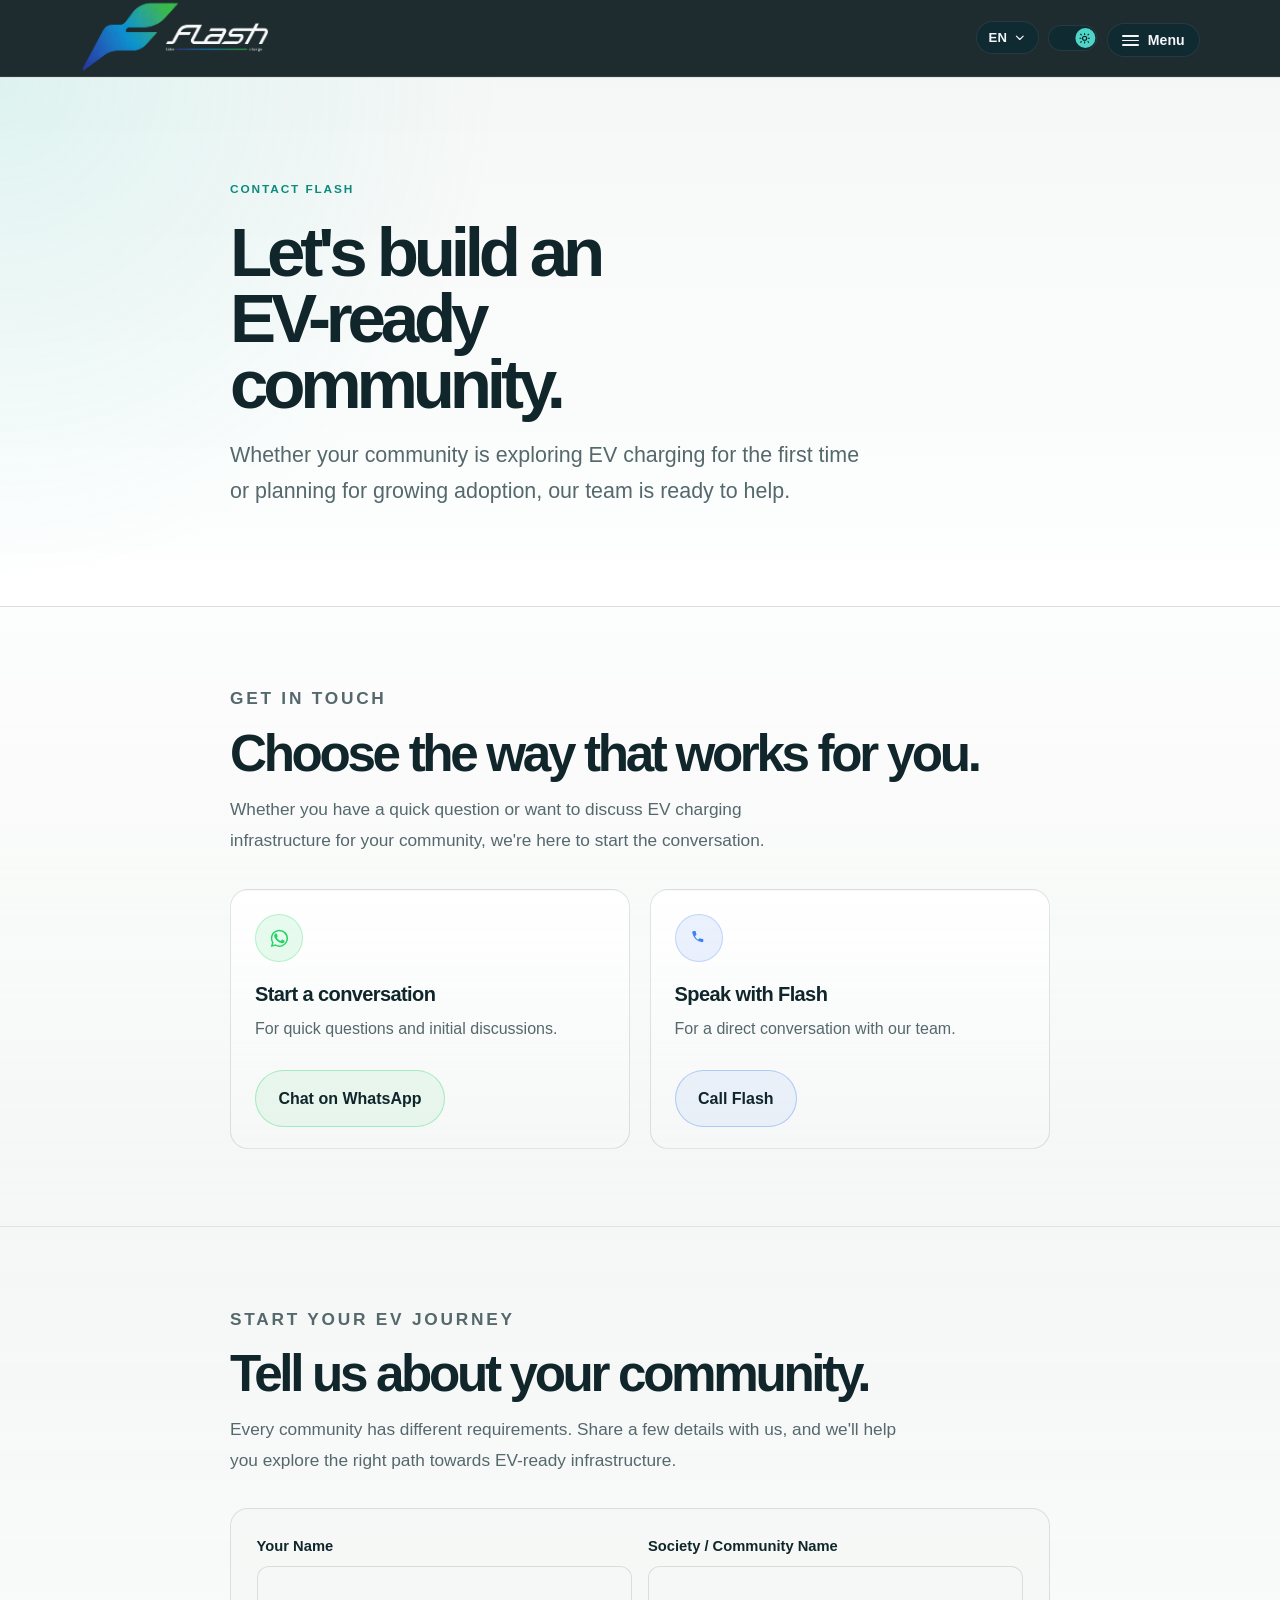
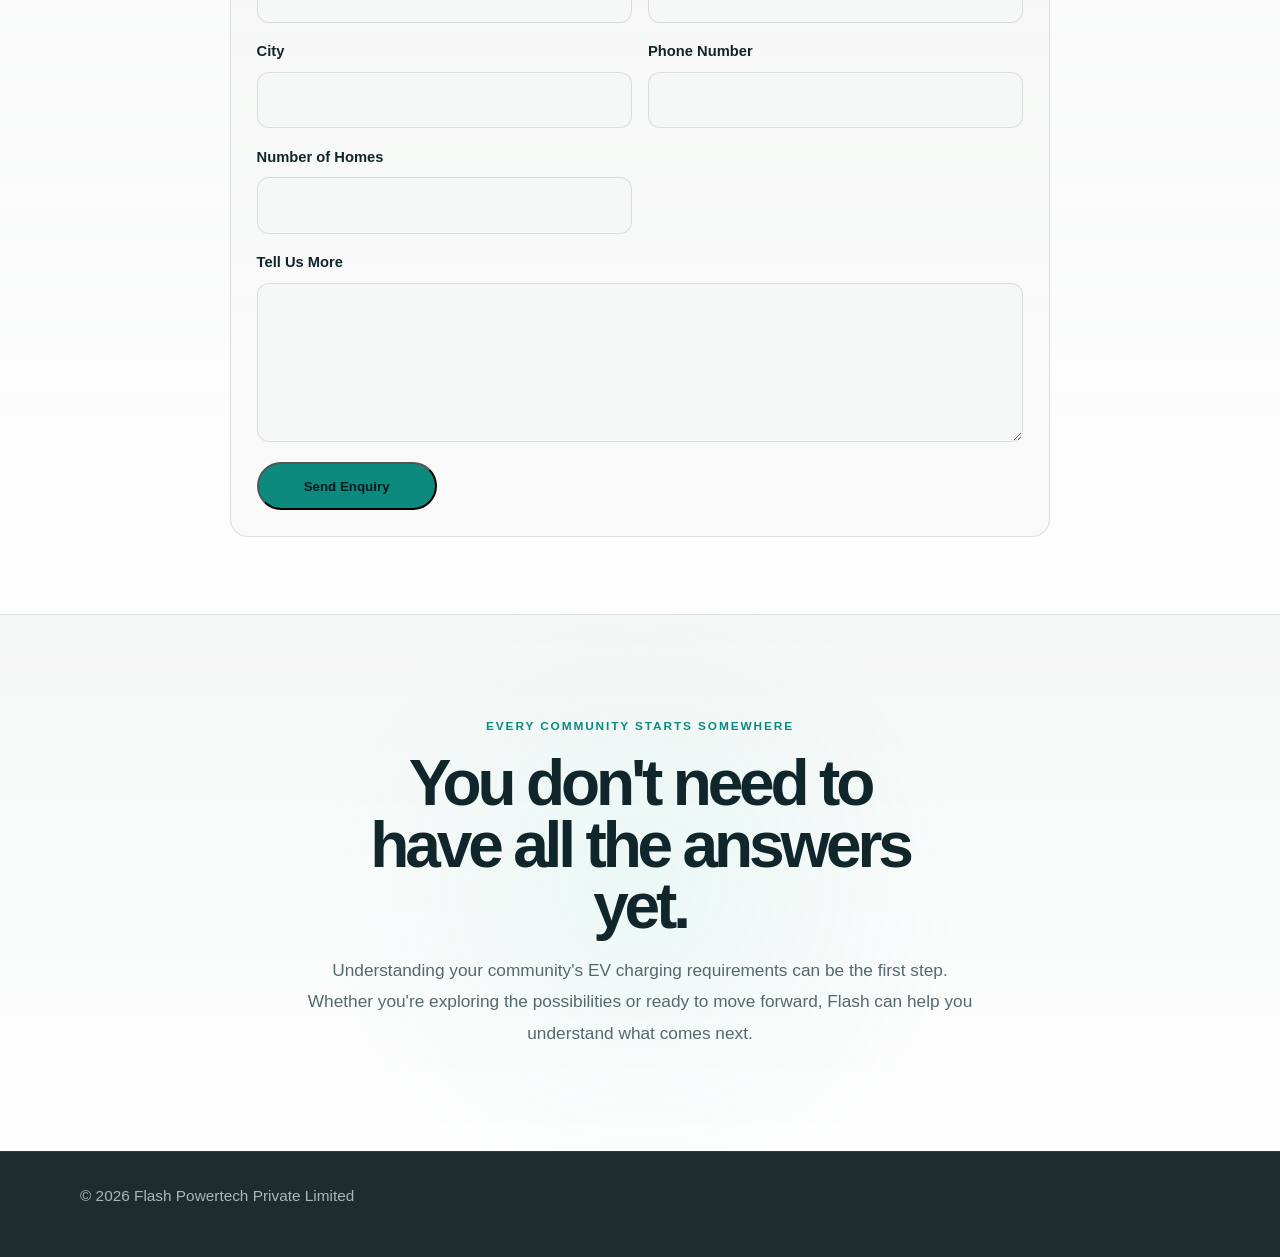
<file: contact.html>
<!DOCTYPE html>
<html lang="en">
  <head>
    <meta charset="UTF-8" />
    <script>
      (function () {
        var stored = localStorage.getItem('flash-theme');
        var theme = 'dark';
        if (stored === 'light' || stored === 'dark') {
          theme = stored;
        } else {
          try {
            if (window.matchMedia('(prefers-color-scheme: dark)').matches) {
              theme = 'dark';
            } else if (window.matchMedia('(prefers-color-scheme: light)').matches) {
              theme = 'light';
            }
          } catch (e) {
            theme = 'dark';
          }
        }
        document.documentElement.setAttribute('data-theme', theme);

        var storedLang = localStorage.getItem('flash-language');
        var lang = 'en';
        if (storedLang === 'en' || storedLang === 'hi' || storedLang === 'gu') {
          lang = storedLang;
        } else {
          try {
            var browserLangs = navigator.languages && navigator.languages.length ? navigator.languages : [navigator.language || ''];
            for (var i = 0; i < browserLangs.length; i++) {
              var code = (browserLangs[i] || '').toLowerCase();
              if (code.indexOf('hi') === 0) { lang = 'hi'; break; }
              if (code.indexOf('gu') === 0) { lang = 'gu'; break; }
            }
          } catch (e) {
            lang = 'en';
          }
        }
        document.documentElement.setAttribute('data-lang', lang);
        document.documentElement.setAttribute('lang', lang);
      })();
    </script>
    <meta name="viewport" content="width=device-width, initial-scale=1.0" />
    <title>Contact | Flash Powertech</title>
    <meta
      name="description"
      content="Get in touch with Flash Powertech and explore EV charging infrastructure for your residential community."
    />
    <link rel="canonical" href="https://www.flashpowertech.com/contact.html" />
    <meta property="og:type" content="website" />
    <meta property="og:title" content="Contact | Flash Powertech" />
    <meta property="og:description" content="Get in touch with Flash Powertech and explore EV charging infrastructure for your residential community." />
    <meta property="og:url" content="https://www.flashpowertech.com/contact.html" />
    <meta property="og:image" content="https://www.flashpowertech.com/images/flash_logo.png" />
    <meta name="twitter:card" content="summary" />
    <meta name="twitter:title" content="Contact | Flash Powertech" />
    <meta name="twitter:description" content="Get in touch with Flash Powertech and explore EV charging infrastructure for your residential community." />
    <meta name="twitter:image" content="https://www.flashpowertech.com/images/flash_logo.png" />
    <link rel="stylesheet" href="styles.css?v=20260909" />
  </head>
  <body>
    <header class="site-header">
      <div class="container header-inner">
        <a class="brand" href="index.html" aria-label="Flash home" data-i18n-aria-label="nav.brandAriaLabel">
          <img src="images/flash_logo.png" alt="Flash Powertech" />
        </a>
        <div class="header-controls">
          <div class="lang-wrapper">
            <button
              type="button"
              id="lang-toggle"
              class="lang-toggle"
              aria-haspopup="true"
              aria-expanded="false"
              aria-controls="lang-menu"
              aria-label="Change language"
              data-i18n-aria-label="language.openLabel"
            >
              <span class="lang-toggle-code" id="lang-toggle-code">EN</span>
              <svg class="lang-caret" viewBox="0 0 24 24" aria-hidden="true"><path d="M6 9l6 6 6-6" /></svg>
            </button>
            <div class="lang-menu" id="lang-menu" role="menu" aria-label="Language" hidden>
              <button type="button" class="lang-option" data-lang="en" role="menuitemradio" aria-checked="true">English</button>
              <button type="button" class="lang-option" data-lang="hi" role="menuitemradio" aria-checked="false">हिन्दी</button>
              <button type="button" class="lang-option" data-lang="gu" role="menuitemradio" aria-checked="false">ગુજરાતી</button>
            </div>
          </div>
          <button
            type="button"
            id="theme-toggle"
            class="theme-toggle"
            aria-pressed="false"
            aria-label="Switch to light mode"
          >
            <span class="theme-toggle-track">
              <span class="theme-toggle-thumb">
                <svg class="icon-moon" viewBox="0 0 24 24" aria-hidden="true">
                  <path d="M20 14.5A8.5 8.5 0 1 1 9.5 4a7 7 0 0 0 10.5 10.5Z" />
                </svg>
                <svg class="icon-sun" viewBox="0 0 24 24" aria-hidden="true">
                  <circle cx="12" cy="12" r="4" />
                  <path
                    d="M12 3v2M12 19v2M4.2 4.2l1.4 1.4M18.4 18.4l1.4 1.4M3 12h2M19 12h2M4.2 19.8l1.4-1.4M18.4 5.6l1.4-1.4"
                  />
                </svg>
              </span>
            </span>
          </button>
          <div class="menu-wrapper">
            <button
              type="button"
              id="menu-toggle"
              class="menu-toggle"
              aria-haspopup="true"
              aria-expanded="false"
              aria-controls="site-menu"
              aria-label="Open menu"
              data-i18n-aria-label="menu.openLabel"
            >
              <span class="menu-icon" aria-hidden="true"><span></span><span></span><span></span></span>
              <span class="menu-toggle-label" data-i18n="menu.label">Menu</span>
            </button>
            <nav class="site-nav" id="site-menu" aria-label="Main navigation" hidden>
              <a href="index.html" data-i18n="nav.home">Home</a>
              <a href="about.html" data-i18n="nav.about">About Us</a>
              <a href="services.html" data-i18n="nav.services">Our Services</a>
              <a href="contact.html" class="active" aria-current="page" data-i18n="nav.contact">Contact Us</a>
            </nav>
          </div>
        </div>
      </div>
    </header>

    <main id="top">
      <section class="section contact-hero" aria-labelledby="contact-hero-title">
        <div class="container contact-hero-inner">
          <p class="section-label" data-i18n="contact.hero.eyebrow">CONTACT FLASH</p>
          <h1 id="contact-hero-title" data-i18n="contact.hero.title">Let's build an EV-ready community.</h1>
          <p class="contact-hero-copy" data-i18n="contact.hero.description">
            Whether your community is exploring EV charging for the first time or
            planning for growing adoption, our team is ready to help.
          </p>
        </div>
      </section>

      <section class="section contact-options" aria-labelledby="contact-options-title">
        <div class="container contact-options-inner">
          <div class="contact-options-header">
            <p class="section-label" data-i18n="contact.options.eyebrow">GET IN TOUCH</p>
            <h2 id="contact-options-title" data-i18n="contact.options.title">Choose the way that works for you.</h2>
            <p data-i18n="contact.options.description">
              Whether you have a quick question or want to discuss EV charging
              infrastructure for your community, we're here to start the conversation.
            </p>
          </div>

          <div class="contact-panel-grid" aria-label="Contact methods">
            <article class="contact-panel whatsapp-panel">
              <div class="contact-panel-icon" aria-hidden="true">
                <svg viewBox="0 0 24 24" role="img" aria-hidden="true">
                  <path d="M17.472 14.382c-.297-.149-1.758-.867-2.03-.967-.273-.099-.471-.148-.67.15-.197.297-.767.966-.94 1.164-.173.199-.347.223-.644.075-.297-.15-1.255-.463-2.39-1.475-.883-.788-1.48-1.761-1.653-2.059-.173-.297-.018-.458.13-.606.134-.133.298-.347.446-.52.149-.174.198-.298.298-.497.099-.198.05-.371-.025-.52-.075-.149-.669-1.612-.916-2.207-.242-.579-.487-.5-.669-.51-.173-.008-.371-.01-.57-.01-.198 0-.52.074-.792.372-.272.297-1.04 1.016-1.04 2.479 0 1.462 1.065 2.875 1.213 3.074.149.198 2.096 3.2 5.077 4.487.709.306 1.262.489 1.694.625.712.227 1.36.195 1.871.118.571-.085 1.758-.719 2.006-1.413.248-.694.248-1.289.173-1.413-.074-.124-.272-.198-.57-.347Z" />
                  <path d="M12.04 2C6.58 2 2.13 6.45 2.13 11.91c0 1.749.457 3.45 1.32 4.94L2 22l5.25-1.38c1.45.79 3.08 1.21 4.79 1.21h.01c5.46 0 9.91-4.45 9.91-9.91 0-2.65-1.03-5.14-2.9-7.01A9.816 9.816 0 0 0 12.04 2Zm0 18.19h-.01a8.14 8.14 0 0 1-4.15-1.14l-.3-.17-3.12.82.83-3.04-.2-.31a8.13 8.13 0 0 1-1.25-4.35c0-4.5 3.66-8.16 8.16-8.16 2.18 0 4.23.85 5.77 2.4a8.1 8.1 0 0 1 2.39 5.77c0 4.5-3.67 8.16-8.16 8.16Z" />
                </svg>
              </div>
              <div class="contact-panel-copy">
                <h3 data-i18n="contact.whatsapp.title">Start a conversation</h3>
                <p data-i18n="contact.whatsapp.description">For quick questions and initial discussions.</p>
              </div>
              <a
                class="button secondary"
                href="https://wa.me/916262663664?text=Hello%20Flash%2C%20I%20would%20like%20to%20know%20more%20about%20EV%20charging%20infrastructure%20for%20my%20community."
                target="_blank"
                rel="noopener noreferrer"
                data-whatsapp-cta
                data-i18n="contact.whatsapp.button"
              >
                Chat on WhatsApp
              </a>
            </article>

            <article class="contact-panel phone-panel">
              <div class="contact-panel-icon" aria-hidden="true">
                <svg viewBox="0 0 24 24" role="img" aria-hidden="true">
                  <path d="M6.6 3.5h2.1l1.1 4.2-1.8 1.8c.8 1.6 2 3 3.6 4.1l1.8-1.8 4.3 1.1v2.1c0 .8-.6 1.4-1.5 1.4A14.5 14.5 0 0 1 4.9 5.1c0-.9.6-1.5 1.7-1.6Z" />
                </svg>
              </div>
              <div class="contact-panel-copy">
                <h3 data-i18n="contact.phone.title">Speak with Flash</h3>
                <p data-i18n="contact.phone.description">For a direct conversation with our team.</p>
              </div>
              <a class="button secondary" href="tel:+916262663664" data-i18n="contact.phone.button">Call Flash</a>
            </article>
          </div>
        </div>
      </section>

      <section class="section contact-form-section" aria-labelledby="contact-form-title">
        <div class="container contact-form-inner">
          <div class="contact-form-header">
            <p class="section-label" data-i18n="contact.form.eyebrow">START YOUR EV JOURNEY</p>
            <h2 id="contact-form-title" data-i18n="contact.form.title">Tell us about your community.</h2>
            <p data-i18n="contact.form.description">
              Every community has different requirements. Share a few details with us,
              and we'll help you explore the right path towards EV-ready infrastructure.
            </p>
          </div>

          <form class="contact-form" id="flash-contact-form" novalidate>
            <div class="form-row">
              <div class="field-group">
                <label for="name" data-i18n="contact.form.nameLabel">Your Name</label>
                <input id="name" name="name" type="text" required />
              </div>

              <div class="field-group">
                <label for="community" data-i18n="contact.form.communityLabel">Society / Community Name</label>
                <input id="community" name="community" type="text" required />
              </div>
            </div>

            <div class="form-row">
              <div class="field-group">
                <label for="city" data-i18n="contact.form.cityLabel">City</label>
                <input id="city" name="city" type="text" required />
              </div>

              <div class="field-group">
                <label for="phone" data-i18n="contact.form.phoneLabel">Phone Number</label>
                <input id="phone" name="phone" type="tel" inputmode="tel" required />
              </div>
            </div>

            <div class="form-row form-row-single">
              <div class="field-group">
                <label for="homes" data-i18n="contact.form.homesLabel">Number of Homes</label>
                <input id="homes" name="homes" type="number" min="1" inputmode="numeric" />
              </div>
            </div>

            <div class="field-group full-width">
              <label for="message" data-i18n="contact.form.messageLabel">Tell Us More</label>
              <textarea id="message" name="message" rows="5"></textarea>
            </div>

            <div class="form-actions">
              <button class="button primary" type="submit" data-i18n="contact.form.submit">Send Enquiry</button>
            </div>
          </form>
        </div>
      </section>

      <section class="section contact-closing" aria-labelledby="contact-closing-title">
        <div class="container contact-closing-inner">
          <p class="section-label" data-i18n="contact.closing.eyebrow">EVERY COMMUNITY STARTS SOMEWHERE</p>
          <h2 id="contact-closing-title" data-i18n="contact.closing.title">You don't need to have all the answers yet.</h2>
          <p class="contact-closing-copy" data-i18n="contact.closing.description">
            Understanding your community's EV charging requirements can be the first step.
            Whether you're exploring the possibilities or ready to move forward, Flash can
            help you understand what comes next.
          </p>
        </div>
      </section>
    </main>

    <footer class="site-footer">
      <div class="container">
        <p>© 2026 Flash Powertech Private Limited</p>
      </div>
    </footer>

    <script src="script.js?v=20260909"></script>
  </body>
</html>
</file>
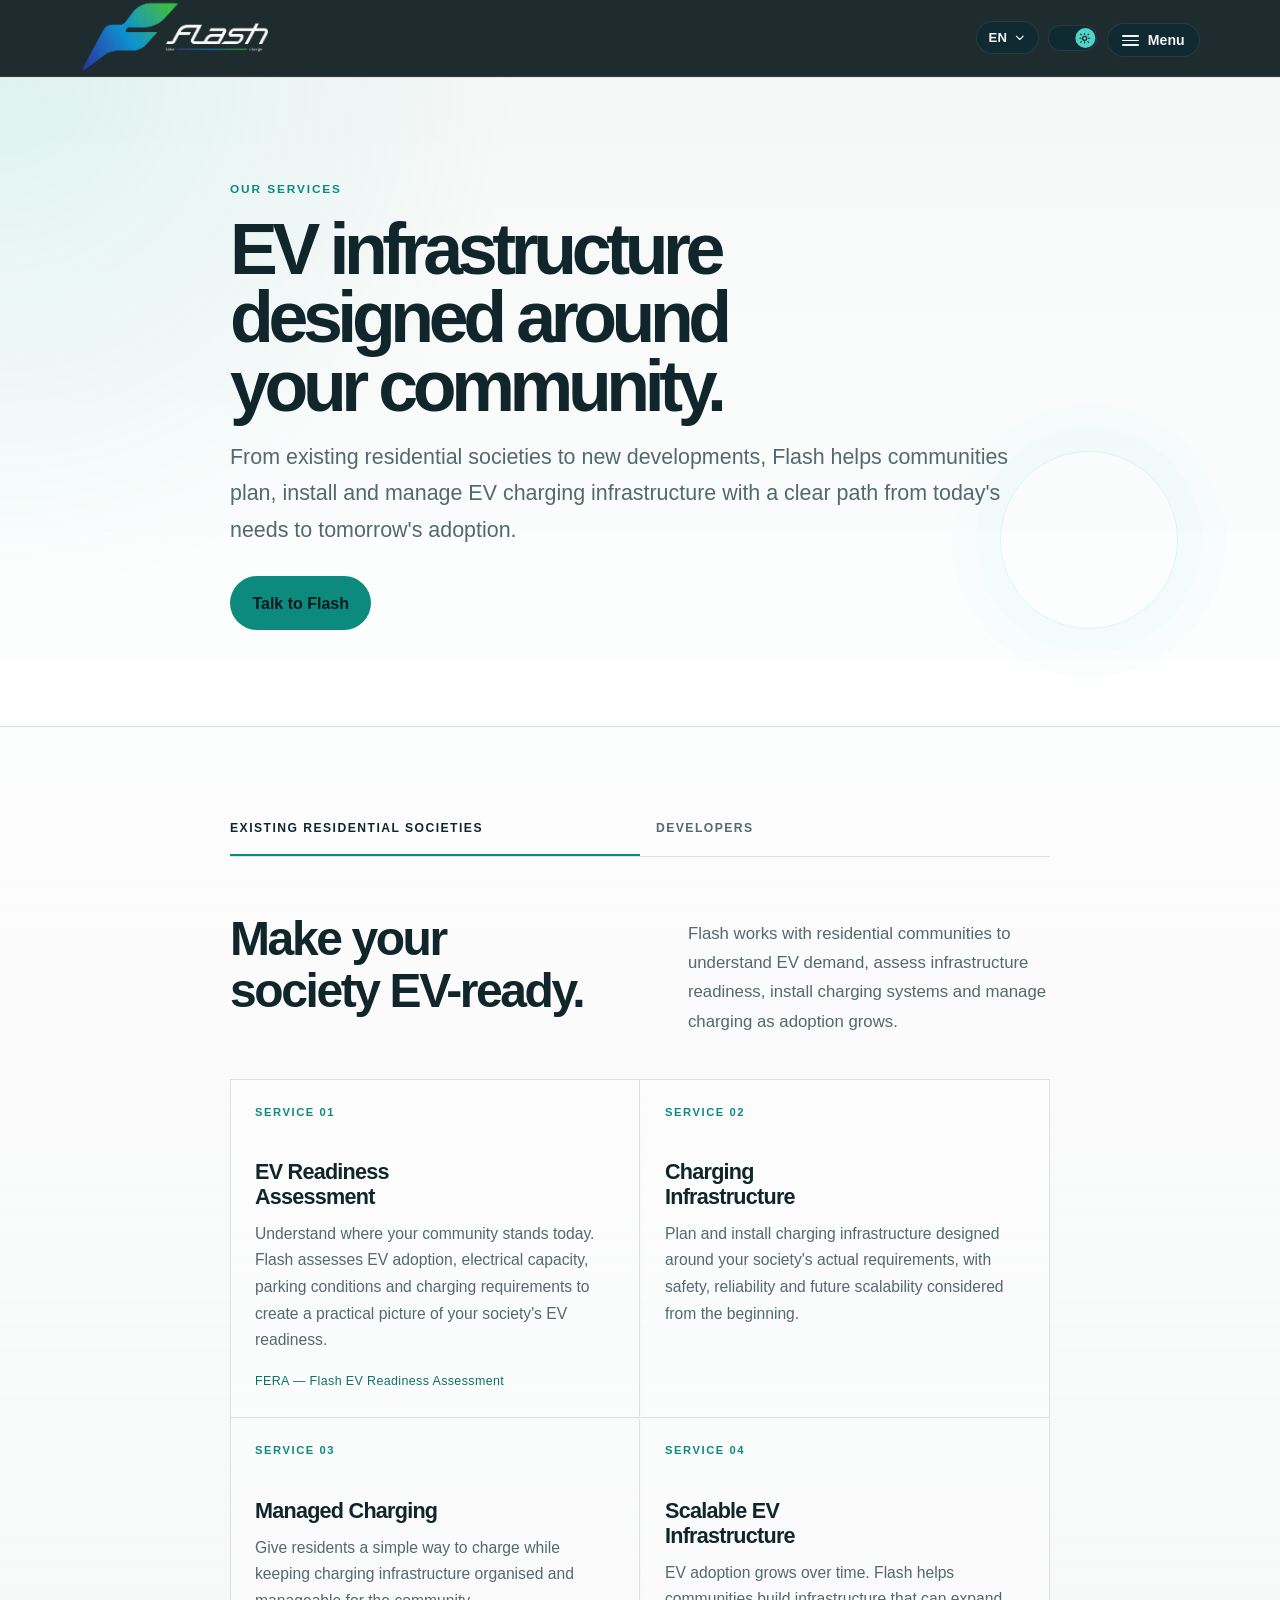
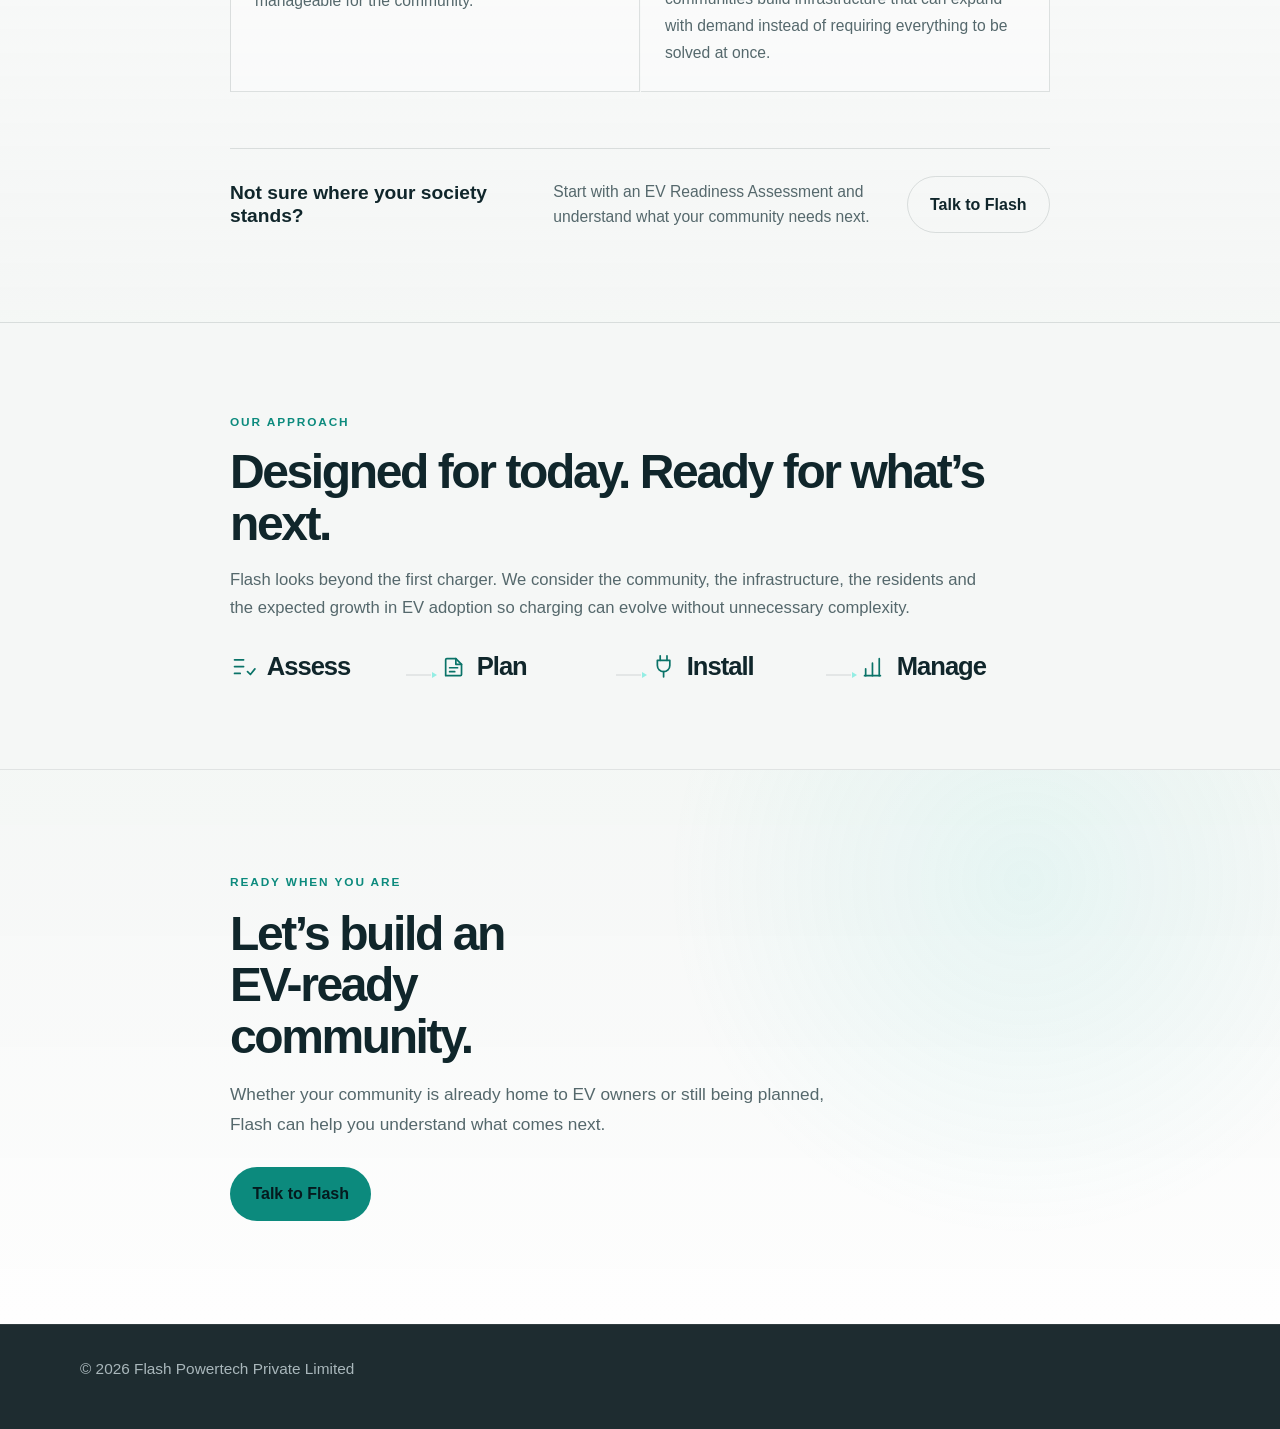
<file: services.html>
<!DOCTYPE html>
<html lang="en">
  <head>
    <meta charset="UTF-8" />
    <script>
      (function () {
        var stored = localStorage.getItem('flash-theme');
        var theme = 'dark';
        if (stored === 'light' || stored === 'dark') theme = stored;
        else {
          try {
            theme = window.matchMedia('(prefers-color-scheme: light)').matches ? 'light' : 'dark';
          } catch (e) { theme = 'dark'; }
        }
        document.documentElement.setAttribute('data-theme', theme);
        var storedLang = localStorage.getItem('flash-language');
        var lang = storedLang === 'hi' || storedLang === 'gu' || storedLang === 'en' ? storedLang : 'en';
        if (!storedLang) {
          try {
            var browserLangs = navigator.languages && navigator.languages.length ? navigator.languages : [navigator.language || ''];
            for (var i = 0; i < browserLangs.length; i++) {
              var code = (browserLangs[i] || '').toLowerCase();
              if (code.indexOf('hi') === 0) { lang = 'hi'; break; }
              if (code.indexOf('gu') === 0) { lang = 'gu'; break; }
            }
          } catch (e) { lang = 'en'; }
        }
        document.documentElement.setAttribute('data-lang', lang);
        document.documentElement.setAttribute('lang', lang);
      })();
    </script>
    <meta name="viewport" content="width=device-width, initial-scale=1.0" />
    <title>Our Services | Flash Powertech</title>
    <meta name="description" content="Explore Flash Powertech's EV charging infrastructure services for existing residential societies and new developments." />
    <link rel="canonical" href="https://www.flashpowertech.com/services.html" />
    <meta property="og:type" content="website" />
    <meta property="og:title" content="Our Services | Flash Powertech" />
    <meta property="og:description" content="Explore Flash Powertech's EV charging infrastructure services for existing residential societies and new developments." />
    <meta property="og:url" content="https://www.flashpowertech.com/services.html" />
    <meta property="og:image" content="https://www.flashpowertech.com/images/flash_logo.png" />
    <meta name="twitter:card" content="summary" />
    <meta name="twitter:title" content="Our Services | Flash Powertech" />
    <meta name="twitter:description" content="Explore Flash Powertech's EV charging infrastructure services for existing residential societies and new developments." />
    <meta name="twitter:image" content="https://www.flashpowertech.com/images/flash_logo.png" />
    <link rel="stylesheet" href="styles.css?v=20260909" />
  </head>
  <body class="services-page">
    <header class="site-header">
      <div class="container header-inner">
        <a class="brand" href="index.html" aria-label="Flash home" data-i18n-aria-label="nav.brandAriaLabel"><img src="images/flash_logo.png" alt="Flash Powertech" /></a>
        <div class="header-controls">
          <div class="lang-wrapper">
            <button type="button" id="lang-toggle" class="lang-toggle" aria-haspopup="true" aria-expanded="false" aria-controls="lang-menu" aria-label="Change language" data-i18n-aria-label="language.openLabel"><span class="lang-toggle-code" id="lang-toggle-code">EN</span><svg class="lang-caret" viewBox="0 0 24 24" aria-hidden="true"><path d="M6 9l6 6 6-6" /></svg></button>
            <div class="lang-menu" id="lang-menu" role="menu" aria-label="Language" hidden>
              <button type="button" class="lang-option" data-lang="en" role="menuitemradio" aria-checked="true">English</button>
              <button type="button" class="lang-option" data-lang="hi" role="menuitemradio" aria-checked="false">हिन्दी</button>
              <button type="button" class="lang-option" data-lang="gu" role="menuitemradio" aria-checked="false">ગુજરાતી</button>
            </div>
          </div>
          <button type="button" id="theme-toggle" class="theme-toggle" aria-pressed="false" aria-label="Switch to light mode"><span class="theme-toggle-track"><span class="theme-toggle-thumb"><svg class="icon-moon" viewBox="0 0 24 24" aria-hidden="true"><path d="M20 14.5A8.5 8.5 0 1 1 9.5 4a7 7 0 0 0 10.5 10.5Z" /></svg><svg class="icon-sun" viewBox="0 0 24 24" aria-hidden="true"><circle cx="12" cy="12" r="4" /><path d="M12 3v2M12 19v2M4.2 4.2l1.4 1.4M18.4 18.4l1.4 1.4M3 12h2M19 12h2M4.2 19.8l1.4-1.4M18.4 5.6l1.4-1.4" /></svg></span></span></button>
          <div class="menu-wrapper">
            <button type="button" id="menu-toggle" class="menu-toggle" aria-haspopup="true" aria-expanded="false" aria-controls="site-menu" aria-label="Open menu" data-i18n-aria-label="menu.openLabel"><span class="menu-icon" aria-hidden="true"><span></span><span></span><span></span></span><span class="menu-toggle-label" data-i18n="menu.label">Menu</span></button>
            <nav class="site-nav" id="site-menu" aria-label="Main navigation" hidden>
              <a href="index.html" data-i18n="nav.home">Home</a>
              <a href="about.html" data-i18n="nav.about">About Us</a>
              <a href="services.html" class="active" aria-current="page" data-i18n="nav.services">Our Services</a>
              <a href="contact.html" data-i18n="nav.contact">Contact Us</a>
            </nav>
          </div>
        </div>
      </div>
    </header>

    <main id="top">
      <section class="section services-hero" aria-labelledby="services-hero-title">
        <div class="container services-hero-inner">
          <p class="section-label" data-i18n="services.hero.eyebrow">OUR SERVICES</p>
          <h1 id="services-hero-title" data-i18n="services.hero.title">EV infrastructure designed around your community.</h1>
          <p class="services-hero-copy" data-i18n="services.hero.description">From existing residential societies to new developments, Flash helps communities plan, install and manage EV charging infrastructure with a clear path from today's needs to tomorrow's adoption.</p>
          <a class="button primary" href="https://wa.me/916262663664" target="_blank" rel="noopener" data-whatsapp-cta data-i18n="services.hero.cta" data-i18n-aria-label="services.ctaLabel">Talk to Flash</a>
        </div>
      </section>

      <section class="services-selector section" aria-labelledby="services-selector-title">
        <div class="container services-selector-inner">
          <h2 id="services-selector-title" class="visually-hidden" data-i18n="services.selectorLabel">Choose a community type</h2>
          <div class="services-tabs" role="tablist" aria-labelledby="services-selector-title">
            <button type="button" id="societies-tab" class="services-tab is-active" role="tab" aria-selected="true" aria-controls="societies-panel" tabindex="0" data-i18n="services.tabs.societies">EXISTING RESIDENTIAL SOCIETIES</button>
            <button type="button" id="developers-tab" class="services-tab" role="tab" aria-selected="false" aria-controls="developers-panel" tabindex="-1" data-i18n="services.tabs.developers">DEVELOPERS</button>
          </div>

          <div id="societies-panel" class="services-panel is-active" role="tabpanel" tabindex="0" aria-labelledby="societies-tab" data-i18n-aria-label="services.tabPanelLabel">
            <div class="services-panel-header">
              <h2 data-i18n="services.societies.heading">Make your society EV-ready.</h2>
              <p data-i18n="services.societies.intro">Flash works with residential communities to understand EV demand, assess infrastructure readiness, install charging systems and manage charging as adoption grows.</p>
            </div>
            <div class="service-grid">
              <article class="service-card"><p class="service-number"><span data-i18n="services.serviceLabel">Service</span> 01</p><h3 data-i18n="services.societies.cards.0.title">EV Readiness Assessment</h3><p data-i18n="services.societies.cards.0.text">Understand where your community stands today.</p><p class="service-note" data-i18n="services.societies.fera">FERA — Flash EV Readiness Assessment</p></article>
              <article class="service-card"><p class="service-number"><span data-i18n="services.serviceLabel">Service</span> 02</p><h3 data-i18n="services.societies.cards.1.title">Charging Infrastructure</h3><p data-i18n="services.societies.cards.1.text">Plan and install charging infrastructure designed around your society's actual requirements.</p></article>
              <article class="service-card"><p class="service-number"><span data-i18n="services.serviceLabel">Service</span> 03</p><h3 data-i18n="services.societies.cards.2.title">Managed Charging</h3><p data-i18n="services.societies.cards.2.text">Give residents a simple way to charge.</p></article>
              <article class="service-card"><p class="service-number"><span data-i18n="services.serviceLabel">Service</span> 04</p><h3 data-i18n="services.societies.cards.3.title">Scalable EV Infrastructure</h3><p data-i18n="services.societies.cards.3.text">EV adoption grows over time.</p></article>
            </div>
            <div class="services-inline-cta"><h3 data-i18n="services.societies.ctaTitle">Not sure where your society stands?</h3><p data-i18n="services.societies.ctaText">Start with an EV Readiness Assessment and understand what your community needs next.</p><a class="button secondary" href="https://wa.me/916262663664" target="_blank" rel="noopener" data-whatsapp-cta data-i18n="services.hero.cta">Talk to Flash</a></div>
          </div>

          <div id="developers-panel" class="services-panel" role="tabpanel" tabindex="0" aria-labelledby="developers-tab" data-i18n-aria-label="services.tabPanelLabel" hidden>
            <div class="services-panel-header"><h2 data-i18n="services.developers.heading">Build EV readiness into the community from day one.</h2><p data-i18n="services.developers.intro">For new residential developments, EV infrastructure can be considered as part of the community's planning rather than added later as demand appears.</p></div>
            <div class="service-grid">
              <article class="service-card"><p class="service-number"><span data-i18n="services.serviceLabel">Service</span> 01</p><h3 data-i18n="services.developers.cards.0.title">EV-Ready Planning</h3><p data-i18n="services.developers.cards.0.text">Consider EV charging requirements during community planning.</p></article>
              <article class="service-card"><p class="service-number"><span data-i18n="services.serviceLabel">Service</span> 02</p><h3 data-i18n="services.developers.cards.1.title">Electrical &amp; Charging Infrastructure</h3><p data-i18n="services.developers.cards.1.text">Plan the electrical and charging infrastructure required to support EV adoption.</p></article>
              <article class="service-card"><p class="service-number"><span data-i18n="services.serviceLabel">Service</span> 03</p><h3 data-i18n="services.developers.cards.2.title">Resident Charging Readiness</h3><p data-i18n="services.developers.cards.2.text">Design the charging approach around how residents will actually use the community.</p></article>
              <article class="service-card"><p class="service-number"><span data-i18n="services.serviceLabel">Service</span> 04</p><h3 data-i18n="services.developers.cards.3.title">Future-Ready Communities</h3><p data-i18n="services.developers.cards.3.text">Create a foundation that can adapt as EV ownership increases.</p></article>
            </div>
          </div>
        </div>
      </section>

      <section class="section services-approach" aria-labelledby="services-approach-title">
        <div class="container how-inner"><p class="section-label how-label" data-i18n="services.approach.eyebrow">OUR APPROACH</p><h2 id="services-approach-title" data-i18n="services.approach.title">Designed for today. Ready for what’s next.</h2><p class="how-intro" data-i18n="services.approach.description">Flash looks beyond the first charger.</p><div class="how-journey" data-i18n-aria-label="services.approachLabel">
          <article class="how-step"><div class="how-step-heading"><svg class="how-icon" viewBox="0 0 24 24" aria-hidden="true"><path d="M4 6h8M4 12h8M4 18h5" /><path d="M15.5 16.5 18 19l4-5" /></svg><h3 data-i18n="howWorks.assess.title">Assess</h3></div></article>
          <article class="how-step"><div class="how-step-heading"><svg class="how-icon" viewBox="0 0 24 24" aria-hidden="true"><path d="M5 20V6a1 1 0 0 1 1-1h8l5 5v9a1 1 0 0 1-1 1H6a1 1 0 0 1-1-1Z" /><path d="M14 5v5h5" /><path d="M8.5 13h7M8.5 16.5h4.5" /></svg><h3 data-i18n="howWorks.plan.title">Plan</h3></div></article>
          <article class="how-step"><div class="how-step-heading"><svg class="how-icon" viewBox="0 0 24 24" aria-hidden="true"><path d="M9 2.5v4M15 2.5v4" /><path d="M6.5 6.5h11v4.5A5.5 5.5 0 0 1 12 16.5 5.5 5.5 0 0 1 6.5 11Z" /><path d="M12 16.5V21" /></svg><h3 data-i18n="howWorks.install.title">Install</h3></div></article>
          <article class="how-step"><div class="how-step-heading"><svg class="how-icon" viewBox="0 0 24 24" aria-hidden="true"><path d="M5 20V14M11 20V9M17 20V5" /><path d="M4 20h14" /></svg><h3 data-i18n="howWorks.manage.title">Manage</h3></div></article>
        </div></div>
      </section>

      <section class="section services-closing" aria-labelledby="services-closing-title"><div class="container services-closing-inner"><p class="section-label" data-i18n="services.closing.eyebrow">READY WHEN YOU ARE</p><h2 id="services-closing-title" data-i18n="services.closing.title">Let’s build an EV-ready community.</h2><p data-i18n="services.closing.description">Whether your community is already home to EV owners or still being planned, Flash can help you understand what comes next.</p><a class="button primary" href="https://wa.me/916262663664" target="_blank" rel="noopener" data-whatsapp-cta data-i18n="services.closing.cta" data-i18n-aria-label="services.ctaLabel">Talk to Flash</a></div></section>
    </main>
    <footer class="site-footer"><div class="container"><p data-i18n="footer.copyright">© 2026 Flash Powertech Private Limited</p></div></footer>
    <script src="script.js?v=20260909"></script>
  </body>
</html>
</file>
<file: styles.css>
:root {
  --bg: #07171b;
  --bg-elevated: #0d2128;
  --surface: #102a31;
  --text: #f3f7f8;
  --muted: #a9b7bb;
  --accent: #4fd4c7;
  --accent-strong: #82ece0;
  --border: rgba(255, 255, 255, 0.08);
  --max-width: 1120px;
  --radius: 18px;
  --bg-rgb: 7, 23, 27;
  --bg-elevated-rgb: 13, 32, 38;
  --line-rgb: 255, 255, 255;
  --muted-rgb: 169, 183, 187;
  color-scheme: dark;
}

html[data-theme="light"] {
  --bg: #f5f7f6;
  --bg-elevated: #ffffff;
  --surface: #ffffff;
  --text: #10262b;
  --muted: #55686c;
  --accent: #0c8a7d;
  --accent-strong: #0a7368;
  --border: rgba(13, 32, 38, 0.12);
  --bg-rgb: 245, 247, 246;
  --bg-elevated-rgb: 255, 255, 255;
  --line-rgb: 13, 32, 38;
  --muted-rgb: 85, 104, 108;
  color-scheme: light;
}

body,
.site-header,
.site-footer,
.hero,
.section,
.impact-section,
.about-hero,
.about-transition,
.about-why,
.about-community,
.about-journey,
.about-vision,
.about-cta,
.contact-hero,
.services-hero,
.services-selector,
.services-approach,
.services-closing,
.contact-options,
.contact-form-section,
.contact-closing,
.impact-grid,
.contact-panel,
.contact-form,
.storyline-item,
.ecosystem-item,
.ecosystem-core,
.step-index,
.field-group input,
.field-group textarea,
.brand {
  transition: background-color 0.3s ease, color 0.3s ease, border-color 0.3s ease;
}

@media (prefers-reduced-motion: reduce) {
  body,
  .site-header,
  .site-footer,
  .hero,
  .section,
  .impact-section,
  .about-hero,
  .about-transition,
  .about-why,
  .about-community,
  .about-journey,
  .about-vision,
  .about-cta,
  .contact-hero,
  .services-hero,
  .services-selector,
  .services-approach,
  .services-closing,
  .contact-options,
  .contact-form-section,
  .contact-closing,
  .impact-grid,
  .contact-panel,
  .contact-form,
  .storyline-item,
  .ecosystem-item,
  .ecosystem-core,
  .step-index,
  .field-group input,
  .field-group textarea,
  .brand,
  .faq-answer,
  .faq-icon::before,
  .faq-icon::after {
    transition: none;
  }
}

* {
  box-sizing: border-box;
}

html {
  scroll-behavior: smooth;
}

body {
  margin: 0;
  font-family: "Segoe UI", Tahoma, Geneva, Verdana, sans-serif;
  background: var(--bg);
  color: var(--text);
  line-height: 1.6;
}

a {
  color: inherit;
  text-decoration: none;
}

img {
  max-width: 100%;
  display: block;
}

.container {
  width: min(var(--max-width), calc(100% - 2rem));
  margin: 0 auto;
}

.site-header {
  /* Header stays permanently dark in both themes; only the body below re-themes. */
  --bg: #07171b;
  --bg-elevated: #0d2128;
  --surface: #102a31;
  --text: #f3f7f8;
  --muted: #a9b7bb;
  --accent: #4fd4c7;
  --accent-strong: #82ece0;
  --border: rgba(255, 255, 255, 0.08);
  --bg-rgb: 7, 23, 27;
  --bg-elevated-rgb: 13, 32, 38;
  --line-rgb: 255, 255, 255;
  --muted-rgb: 169, 183, 187;
  border-bottom: 1px solid var(--border);
  background: rgba(var(--bg-rgb), 0.9);
}

.header-inner {
  display: flex;
  align-items: center;
  justify-content: space-between;
  min-height: 76px;
}

.brand {
  display: inline-flex;
  align-items: center;
  justify-content: center;
  position: relative;
  width: 188px;
  height: 72px;
  overflow: hidden;
  line-height: 0;
  border-radius: 12px;
}

.brand img {
  display: block;
  position: absolute;
  top: 50%;
  left: 50%;
  width: 258px;
  max-width: none;
  height: auto;
  transform: translate(-50%, -50%);
}

.header-controls {
  display: flex;
  align-items: center;
  gap: 0.6rem;
}

.theme-toggle {
  display: inline-flex;
  align-items: center;
  width: 3.05rem;
  height: 1.65rem;
  padding: 0.2rem;
  border: 1px solid var(--border);
  border-radius: 999px;
  background: var(--surface);
  cursor: pointer;
  flex-shrink: 0;
  appearance: none;
}

.theme-toggle:hover {
  border-color: rgba(79, 212, 199, 0.4);
}

.theme-toggle:focus-visible {
  outline: 2px solid var(--accent);
  outline-offset: 2px;
}

.theme-toggle-track {
  position: relative;
  width: 100%;
  height: 100%;
}

.theme-toggle-thumb {
  position: absolute;
  top: 50%;
  left: 0;
  display: inline-flex;
  align-items: center;
  justify-content: center;
  width: 1.25rem;
  height: 1.25rem;
  border-radius: 50%;
  background: var(--accent);
  color: #051a1e;
  transform: translate(0, -50%);
  transition: transform 0.25s ease, background-color 0.25s ease;
}

html[data-theme="light"] .theme-toggle-thumb {
  transform: translate(1.4rem, -50%);
}

.theme-toggle-thumb svg {
  position: absolute;
  width: 0.78rem;
  height: 0.78rem;
  stroke: currentColor;
  fill: none;
  stroke-width: 2;
  stroke-linecap: round;
  stroke-linejoin: round;
  transition: opacity 0.2s ease;
}

.theme-toggle-thumb .icon-sun {
  opacity: 0;
}

.theme-toggle-thumb .icon-moon {
  opacity: 1;
}

html[data-theme="light"] .theme-toggle-thumb .icon-sun {
  opacity: 1;
}

html[data-theme="light"] .theme-toggle-thumb .icon-moon {
  opacity: 0;
}

@media (prefers-reduced-motion: reduce) {
  .theme-toggle-thumb,
  .theme-toggle-thumb svg {
    transition: none;
  }
}

.menu-wrapper {
  position: relative;
}

.menu-toggle {
  display: inline-flex;
  align-items: center;
  gap: 0.55rem;
  padding: 0.5rem 0.9rem;
  border: 1px solid var(--border);
  border-radius: 999px;
  background: var(--surface);
  color: var(--text);
  font-size: 0.88rem;
  font-weight: 600;
  cursor: pointer;
  appearance: none;
}

.menu-toggle:hover {
  border-color: rgba(79, 212, 199, 0.4);
}

.menu-toggle:focus-visible {
  outline: 2px solid var(--accent);
  outline-offset: 2px;
}

.menu-icon {
  position: relative;
  display: inline-flex;
  flex-direction: column;
  justify-content: center;
  gap: 3px;
  width: 1.05rem;
  height: 0.8rem;
  flex-shrink: 0;
}

.menu-icon span {
  display: block;
  height: 1.5px;
  border-radius: 1px;
  background: currentColor;
  transition: transform 0.25s ease, opacity 0.2s ease;
}

.menu-toggle.is-open .menu-icon span:nth-child(1) {
  transform: translateY(5.5px) rotate(45deg);
}

.menu-toggle.is-open .menu-icon span:nth-child(2) {
  opacity: 0;
}

.menu-toggle.is-open .menu-icon span:nth-child(3) {
  transform: translateY(-5.5px) rotate(-45deg);
}

@media (prefers-reduced-motion: reduce) {
  .menu-icon span {
    transition: none;
  }
}

.lang-wrapper {
  position: relative;
}

.lang-toggle {
  display: inline-flex;
  align-items: center;
  gap: 0.35rem;
  padding: 0.5rem 0.7rem;
  border: 1px solid var(--border);
  border-radius: 999px;
  background: var(--surface);
  color: var(--text);
  font-size: 0.82rem;
  font-weight: 700;
  letter-spacing: 0.02em;
  cursor: pointer;
  appearance: none;
}

.lang-toggle:hover {
  border-color: rgba(79, 212, 199, 0.4);
}

.lang-toggle:focus-visible {
  outline: 2px solid var(--accent);
  outline-offset: 2px;
}

.lang-toggle-code {
  min-width: 1.2rem;
  text-align: center;
}

.lang-caret {
  width: 0.85rem;
  height: 0.85rem;
  stroke: currentColor;
  fill: none;
  stroke-width: 2;
  stroke-linecap: round;
  stroke-linejoin: round;
  transition: transform 0.2s ease;
}

.lang-toggle.is-open .lang-caret {
  transform: rotate(180deg);
}

@media (prefers-reduced-motion: reduce) {
  .lang-caret {
    transition: none;
  }
}

.lang-menu {
  position: absolute;
  top: calc(100% + 0.65rem);
  left: 0;
  z-index: 40;
  display: grid;
  gap: 0.15rem;
  min-width: 160px;
  padding: 0.6rem;
  border: 1px solid var(--border);
  border-radius: 14px;
  background: var(--bg-elevated);
  box-shadow: 0 12px 32px rgba(var(--bg-rgb), 0.35);
  opacity: 0;
  transform: translateY(-6px);
  pointer-events: none;
  transition: opacity 0.18s ease, transform 0.18s ease;
}

.lang-menu.is-open {
  opacity: 1;
  transform: translateY(0);
  pointer-events: auto;
}

.lang-option {
  display: block;
  width: 100%;
  padding: 0.6rem 0.75rem;
  border: none;
  border-radius: 8px;
  background: transparent;
  color: var(--muted);
  font: inherit;
  font-size: 0.95rem;
  text-align: left;
  cursor: pointer;
  appearance: none;
  transition: color 0.2s ease, background-color 0.2s ease;
}

.lang-option:hover,
.lang-option:focus-visible {
  color: var(--text);
  background: rgba(79, 212, 199, 0.08);
}

.lang-option.is-selected {
  color: var(--text);
  font-weight: 700;
}

@media (prefers-reduced-motion: reduce) {
  .lang-menu {
    transition: none;
  }
}

.site-nav {
  position: absolute;
  top: calc(100% + 0.65rem);
  right: 0;
  z-index: 40;
  display: grid;
  gap: 0.15rem;
  min-width: 190px;
  padding: 0.6rem;
  border: 1px solid var(--border);
  border-radius: 14px;
  background: var(--bg-elevated);
  box-shadow: 0 12px 32px rgba(var(--bg-rgb), 0.35);
  opacity: 0;
  transform: translateY(-6px);
  pointer-events: none;
  transition: opacity 0.18s ease, transform 0.18s ease;
}

.site-nav.is-open {
  opacity: 1;
  transform: translateY(0);
  pointer-events: auto;
}

.site-nav a {
  display: block;
  padding: 0.6rem 0.75rem;
  border-radius: 8px;
  color: var(--muted);
  font-size: 0.95rem;
  transition: color 0.2s ease, background-color 0.2s ease;
}

.site-nav a:hover,
.site-nav a:focus-visible,
.site-nav a.active,
.site-nav a[aria-current="page"] {
  color: var(--text);
  background: rgba(79, 212, 199, 0.08);
}

@media (prefers-reduced-motion: reduce) {
  .site-nav {
    transition: none;
  }
}

.hero {
  position: relative;
  padding: clamp(4rem, 7vw, 6rem) 0 4.5rem;
  overflow: hidden;
}

.hero::before {
  content: "";
  position: absolute;
  inset: 0;
  background:
    radial-gradient(circle at 68% 36%, rgba(79, 212, 199, 0.12), transparent 28%),
    linear-gradient(180deg, rgba(var(--bg-rgb), 0.88), rgba(var(--bg-rgb), 1));
  pointer-events: none;
}

.hero-inner {
  position: relative;
  z-index: 1;
  display: grid;
  grid-template-columns: minmax(0, 1.1fr) minmax(0, 0.9fr);
  align-items: center;
  gap: clamp(1.5rem, 3vw, 3.5rem);
  max-width: 1200px;
  padding-top: 0.5rem;
}

.hero-copy {
  max-width: 760px;
}

.eyebrow {
  margin: 0 0 1.25rem;
  color: var(--accent);
  font-size: 0.74rem;
  font-weight: 700;
  letter-spacing: 0.16em;
  text-transform: uppercase;
}

h1,
h2,
p {
  margin-top: 0;
}

h1 {
  margin-bottom: 1.3rem;
  max-width: 13.5ch;
  font-size: clamp(3rem, 4.2vw, 5rem);
  line-height: 0.96;
  letter-spacing: -0.065em;
  font-weight: 700;
}

.lede {
  max-width: 35rem;
  margin-bottom: 1.75rem;
  font-size: 1.12rem;
  color: var(--muted);
}

.button {
  display: inline-block;
  margin-top: 0;
  padding: 0.9rem 1.4rem;
  border-radius: 999px;
  font-weight: 700;
  transition: transform 0.2s ease, background 0.2s ease;
}

.button:hover,
.button:focus-visible {
  transform: translateY(-1px);
}

.button.primary {
  background: var(--accent);
  color: #051a1e;
}

.button.primary:hover,
.button.primary:focus-visible {
  background: var(--accent-strong);
}

.button.secondary {
  background: transparent;
  border: 1px solid var(--border);
  color: var(--text);
}

.hero-visual {
  position: relative;
  width: min(100%, 520px);
  height: clamp(290px, 31vw, 460px);
  justify-self: end;
  overflow: hidden;
}

.hero-scene {
  width: 100%;
  height: 100%;
  display: block;
  overflow: visible;
  -webkit-mask-image: radial-gradient(ellipse at 56% 58%, black 58%, transparent 94%);
  mask-image: radial-gradient(ellipse at 56% 58%, black 58%, transparent 94%);
}

.scene-glow {
  fill: rgba(79, 212, 199, 0.06);
  filter: blur(18px);
}

.building-body {
  fill: rgba(17, 40, 46, 0.96);
  stroke: rgba(130, 236, 224, 0.16);
  stroke-width: 1.2;
}

.building-cap {
  fill: rgba(9, 24, 28, 0.95);
}

.building-divider {
  fill: rgba(255, 255, 255, 0.08);
}

.window-grid {
  fill: url(#windowGrid);
  pointer-events: none;
}

.window-lit {
  fill: rgba(255, 214, 150, 0.82);
  rx: 1;
}

.window-flicker {
  animation: windowFlicker 13s ease-in-out infinite;
}

.ground-plane {
  fill: url(#groundGrad);
}

.ground-line {
  fill: rgba(130, 236, 224, 0.08);
}

.parking-divider {
  fill: rgba(255, 255, 255, 0.05);
}

.wheel {
  fill: rgba(7, 18, 21, 0.96);
  stroke: rgba(130, 236, 224, 0.3);
  stroke-width: 1.3;
}

.car-body {
  fill: rgba(22, 48, 54, 0.97);
  stroke: rgba(130, 236, 224, 0.24);
  stroke-width: 1.2;
}

.car-cabin {
  fill: rgba(28, 58, 64, 0.95);
}

.scooter-frame {
  fill: none;
  stroke: rgba(180, 198, 200, 0.72);
  stroke-width: 2.1;
  stroke-linecap: round;
  stroke-linejoin: round;
}

.scooter-seat {
  fill: rgba(22, 48, 54, 0.97);
}

.tail-light {
  fill: rgba(214, 74, 74, 0.75);
  filter: drop-shadow(0 0 3px rgba(214, 74, 74, 0.4));
  animation: tailGlow 6s ease-in-out infinite;
}

.charger-pillar {
  fill: rgba(15, 34, 39, 0.97);
  stroke: rgba(130, 236, 224, 0.32);
  stroke-width: 1.2;
}

.charger-cap {
  fill: rgba(130, 236, 224, 0.92);
  filter: drop-shadow(0 0 5px rgba(79, 212, 199, 0.55));
  animation: chargerGlow 4.5s ease-in-out infinite;
}

.charge-cable {
  fill: none;
  stroke: rgba(130, 236, 224, 0.3);
  stroke-width: 1.6;
  stroke-linecap: round;
}

.charge-pulse {
  fill: none;
  stroke: url(#cableGlow);
  stroke-width: 2.2;
  stroke-linecap: round;
  stroke-dasharray: 8 34;
  filter: drop-shadow(0 0 4px rgba(79, 212, 199, 0.42));
  animation: cablePulse 4.5s linear infinite;
}

@keyframes windowFlicker {
  0%, 100% {
    opacity: 0.85;
  }
  45% {
    opacity: 0.85;
  }
  52% {
    opacity: 0.2;
  }
  60% {
    opacity: 0.85;
  }
}

@keyframes tailGlow {
  0%, 100% {
    opacity: 0.55;
  }
  50% {
    opacity: 0.9;
  }
}

@keyframes chargerGlow {
  0%, 100% {
    opacity: 0.7;
  }
  50% {
    opacity: 1;
  }
}

@keyframes cablePulse {
  0% {
    stroke-dashoffset: 0;
    opacity: 0.25;
  }
  30% {
    opacity: 0.95;
  }
  100% {
    stroke-dashoffset: -84;
    opacity: 0.3;
  }
}

@media (prefers-reduced-motion: reduce) {
  .window-flicker,
  .tail-light,
  .charger-cap,
  .charge-pulse {
    animation: none;
  }

  .window-flicker {
    opacity: 0.85;
  }

  .tail-light {
    opacity: 0.7;
  }

  .charger-cap {
    opacity: 0.9;
  }

  .charge-pulse {
    opacity: 0.55;
  }
}

.section {
  padding: 4.5rem 0;
  border-top: 1px solid var(--border);
}

.section .container {
  max-width: 820px;
}

.intro-section {
  padding-top: 4.25rem;
  padding-bottom: 3.75rem;
}

.intro-inner {
  max-width: 860px;
}

.section-label {
  margin: 0 0 1rem;
  color: var(--accent);
  font-size: 0.74rem;
  font-weight: 700;
  letter-spacing: 0.16em;
  text-transform: uppercase;
}

h2 {
  margin-bottom: 1rem;
  font-size: clamp(2.1rem, 4vw, 3rem);
  line-height: 1.08;
  letter-spacing: -0.05em;
}

.intro-copy {
  display: grid;
  gap: 0.85rem;
  max-width: 62ch;
  margin-bottom: 2.2rem;
}

.intro-copy p {
  margin: 0;
  color: var(--muted);
  font-size: 1.04rem;
  line-height: 1.7;
}

.benefits-grid {
  display: grid;
  grid-template-columns: repeat(3, minmax(0, 1fr));
  gap: 0;
  border-top: 1px solid var(--border);
  align-items: start;
}

.benefit-item {
  padding: 1.15rem 1.2rem 0 0;
  border-right: 1px solid rgba(var(--line-rgb), 0.06);
  min-height: 100%;
}

.benefit-item:last-child {
  border-right: none;
  padding-right: 0;
}

.benefit-item h3 {
  margin: 0 0 0.7rem;
  color: var(--text);
  font-size: 1.12rem;
  line-height: 1.4;
  letter-spacing: -0.02em;
}

.benefit-item p {
  margin: 0;
  color: var(--muted);
  font-size: 1rem;
  line-height: 1.65;
  max-width: 32ch;
}

.how-section {
  padding-top: 4.25rem;
  padding-bottom: 3.25rem;
  border-top: 1px solid var(--border);
}

.how-inner {
  max-width: 1120px;
}

.how-label {
  margin-bottom: 0.9rem;
}

.how-section h2 {
  max-width: 16ch;
  margin-bottom: 0.85rem;
}

.how-intro {
  max-width: 48rem;
  margin: 0 0 1.6rem;
  color: var(--muted);
  font-size: 1.04rem;
  line-height: 1.7;
}

.how-journey {
  position: relative;
  display: grid;
  grid-template-columns: repeat(4, minmax(0, 1fr));
  gap: 1.25rem;
  padding-top: 0.25rem;
}

.how-step {
  position: relative;
  padding: 0 0.85rem 0 0;
}

.how-step:not(:last-child)::after {
  content: "";
  position: absolute;
  top: 1.45rem;
  right: -0.7rem;
  width: 1.55rem;
  height: 1px;
  background: rgba(var(--line-rgb), 0.16);
  transform: translateY(-50%);
}

.how-step:not(:last-child)::before {
  content: "";
  position: absolute;
  top: 1.45rem;
  right: -1.05rem;
  width: 0;
  height: 0;
  border-top: 3px solid transparent;
  border-bottom: 3px solid transparent;
  border-left: 5px solid rgba(130, 236, 224, 0.85);
  transform: translateY(-50%);
}

.how-step-heading {
  display: flex;
  align-items: center;
  gap: 0.6rem;
  margin-bottom: 0.7rem;
}

.how-icon {
  display: block;
  width: 1.7rem;
  height: 1.7rem;
  margin: 0;
  color: var(--accent-strong);
  fill: none;
  stroke: currentColor;
  stroke-width: 1.5;
  stroke-linecap: round;
  stroke-linejoin: round;
  flex-shrink: 0;
}

.how-step h3 {
  margin: 0;
  font-size: clamp(1.32rem, 2vw, 1.8rem);
  line-height: 1.15;
  letter-spacing: -0.04em;
  color: var(--text);
}

.how-step p {
  margin: 0;
  max-width: 24ch;
  color: var(--muted);
  font-size: 1rem;
  line-height: 1.7;
}

.impact-section {
  position: relative;
  padding-top: 5rem;
  padding-bottom: 4rem;
  border-top: 1px solid var(--border);
  background: linear-gradient(180deg, rgba(var(--bg-rgb), 0.94) 0%, rgba(var(--bg-elevated-rgb), 0.9) 100%);
}

.impact-section::before {
  content: "";
  position: absolute;
  inset: 0;
  background: linear-gradient(180deg, rgba(79, 212, 199, 0.07), rgba(79, 212, 199, 0.015));
  pointer-events: none;
}

.impact-inner {
  position: relative;
  z-index: 1;
  max-width: 1120px;
}

.impact-label {
  margin-bottom: 0.9rem;
}

.impact-section h2 {
  margin-bottom: 0.8rem;
  max-width: 15ch;
}

.impact-intro {
  max-width: 46rem;
  margin: 0 0 2.25rem;
  color: var(--muted);
  font-size: 1.04rem;
  line-height: 1.7;
}

.impact-grid {
  display: grid;
  grid-template-columns: repeat(4, minmax(0, 1fr));
  gap: 0;
  border: 1px solid var(--border);
  border-radius: 18px;
  overflow: hidden;
  background: rgba(var(--bg-elevated-rgb), 0.78);
  box-shadow: inset 0 1px 0 rgba(var(--line-rgb), 0.03);
  backdrop-filter: blur(4px);
}

.impact-item {
  position: relative;
  display: flex;
  flex-direction: column;
  align-items: flex-start;
  gap: 0.7rem;
  padding: 1.75rem 1.25rem 1.6rem;
}

.impact-item:not(:last-child)::after {
  content: "";
  position: absolute;
  top: 18%;
  bottom: 18%;
  right: 0;
  width: 1px;
  background: rgba(var(--line-rgb), 0.07);
}

.impact-icon {
  width: 1.6rem;
  height: 1.6rem;
  color: var(--accent-strong);
  fill: none;
  stroke: currentColor;
  stroke-width: 1.6;
  stroke-linecap: round;
  stroke-linejoin: round;
}

.impact-metric {
  display: flex;
  align-items: baseline;
  gap: 0.3rem;
  flex-wrap: nowrap;
  white-space: nowrap;
  margin: 0;
  color: var(--text);
  min-height: 2.8rem;
}

.impact-value {
  font-size: clamp(1.85rem, 2.15vw, 2.55rem);
  line-height: 0.95;
  letter-spacing: -0.06em;
  font-weight: 700;
}

.impact-unit {
  display: inline-block;
  font-size: 0.85rem;
  font-weight: 600;
  letter-spacing: 0.02em;
  color: var(--accent-strong);
}

.impact-metric-label {
  color: var(--muted);
  font-size: 0.92rem;
  line-height: 1.5;
  max-width: 18ch;
  margin: 0;
}

.impact-note {
  margin: 1.15rem 0 0;
  color: var(--muted);
  font-size: 0.9rem;
  line-height: 1.5;
}

.faq-section {
  padding-top: 4.25rem;
  padding-bottom: 4.25rem;
}

.faq-inner {
  max-width: 820px;
}

.faq-label {
  margin-bottom: 0.9rem;
}

.faq-section h2 {
  max-width: 15ch;
  margin-bottom: 0.8rem;
}

.faq-intro {
  max-width: 46rem;
  margin: 0 0 2.25rem;
  color: var(--muted);
  font-size: 1.04rem;
  line-height: 1.7;
}

.faq-list {
  border-top: 1px solid var(--border);
}

.faq-item {
  border-bottom: 1px solid var(--border);
}

.faq-question-heading {
  margin: 0;
}

.faq-question {
  display: flex;
  align-items: center;
  justify-content: space-between;
  gap: 1.5rem;
  width: 100%;
  padding: 1.25rem 0;
  border: 0;
  background: transparent;
  color: var(--text);
  font: inherit;
  font-size: 1.08rem;
  font-weight: 600;
  line-height: 1.45;
  text-align: left;
  cursor: pointer;
}

.faq-question:hover,
.faq-question:focus-visible {
  color: var(--accent-strong);
}

.faq-question:focus-visible {
  outline: 2px solid var(--accent);
  outline-offset: 4px;
}

.faq-icon {
  position: relative;
  flex: 0 0 1.25rem;
  width: 1.25rem;
  height: 1.25rem;
  color: var(--accent-strong);
}

.faq-icon::before,
.faq-icon::after {
  content: "";
  position: absolute;
  top: 50%;
  left: 50%;
  width: 0.85rem;
  height: 1px;
  background: currentColor;
  transform: translate(-50%, -50%);
  transition: transform 0.25s ease;
}

.faq-icon::after {
  transform: translate(-50%, -50%) rotate(90deg);
}

.faq-item.is-open .faq-icon::after {
  transform: translate(-50%, -50%) rotate(0);
}

.faq-answer {
  display: grid;
  grid-template-rows: 0fr;
  transition: grid-template-rows 0.3s ease;
}

.faq-item.is-open .faq-answer {
  grid-template-rows: 1fr;
}

.faq-answer-inner {
  min-height: 0;
  overflow: hidden;
}

.faq-answer p {
  max-width: 68ch;
  margin: 0;
  padding: 0 3rem 1.35rem 0;
  color: var(--muted);
  font-size: 1rem;
  line-height: 1.7;
}

@media (prefers-reduced-motion: reduce) {
  .faq-answer,
  .faq-icon::before,
  .faq-icon::after {
    transition: none;
  }
}

.contact {
  padding-top: 3.4rem;
  padding-bottom: 3.6rem;
  border-top: 1px solid var(--border);
}

.contact .container {
  display: flex;
  flex-direction: column;
  align-items: flex-start;
  max-width: 760px;
}

.contact h2 {
  margin-bottom: 0.8rem;
  max-width: none;
  white-space: nowrap;
}

.contact p {
  max-width: 42rem;
  margin-bottom: 1.45rem;
}

.contact .button.secondary {
  background: var(--accent);
  border-color: var(--accent);
  color: #061b1f;
  padding: 0.95rem 1.5rem;
}

.contact .button.secondary:hover,
.contact .button.secondary:focus-visible {
  background: var(--accent-strong);
  border-color: var(--accent-strong);
}

.about-hero {
  position: relative;
  padding-top: clamp(4.5rem, 8vw, 7rem);
  padding-bottom: clamp(4rem, 8vw, 6rem);
  overflow: hidden;
  border-top: 1px solid var(--border);
  background:
    radial-gradient(circle at top left, rgba(79, 212, 199, 0.14), transparent 38%),
    linear-gradient(180deg, rgba(var(--bg-rgb), 0.96) 0%, rgba(var(--bg-elevated-rgb), 0.94) 100%);
}

.about-hero::before {
  content: "";
  position: absolute;
  inset: 0;
  background: linear-gradient(90deg, rgba(var(--line-rgb), 0.02), rgba(79, 212, 199, 0.025));
  pointer-events: none;
}

.about-hero-inner {
  position: relative;
  z-index: 1;
  max-width: 1040px;
}

.about-hero .section-label {
  margin-bottom: 1.2rem;
}

.about-hero h1 {
  max-width: 12.5ch;
  margin-bottom: 1.2rem;
  font-size: clamp(3rem, 5.6vw, 6rem);
  line-height: 0.95;
  letter-spacing: -0.075em;
  font-weight: 700;
}

.about-hero-copy {
  max-width: 50rem;
  margin: 0;
  color: var(--muted);
  font-size: clamp(1.08rem, 1.8vw, 1.34rem);
  line-height: 1.7;
}

.services-hero {
  position: relative;
  padding-top: clamp(4.5rem, 8vw, 7rem);
  padding-bottom: clamp(4rem, 8vw, 6rem);
  overflow: hidden;
  border-top: 1px solid var(--border);
  background:
    radial-gradient(circle at top left, rgba(79, 212, 199, 0.14), transparent 36%),
    linear-gradient(180deg, rgba(var(--bg-rgb), 0.96) 0%, rgba(var(--bg-elevated-rgb), 0.94) 100%);
}

.services-hero::after {
  content: "";
  position: absolute;
  right: 8%;
  bottom: 15%;
  width: 11rem;
  height: 11rem;
  border: 1px solid rgba(79, 212, 199, 0.18);
  border-radius: 50%;
  box-shadow: 0 0 0 1.5rem rgba(79, 212, 199, 0.025), 0 0 0 3rem rgba(79, 212, 199, 0.018);
  pointer-events: none;
}

.services-hero-inner,
.services-selector-inner,
.services-closing-inner {
  position: relative;
  z-index: 1;
  max-width: 1040px;
}

.services-hero h1 {
  max-width: 12.5ch;
  margin-bottom: 1.2rem;
  font-size: clamp(3rem, 5.6vw, 6rem);
  line-height: 0.95;
  letter-spacing: -0.075em;
}

.services-hero-copy {
  max-width: 50rem;
  margin: 0 0 1.75rem;
  color: var(--muted);
  font-size: clamp(1.08rem, 1.8vw, 1.34rem);
  line-height: 1.7;
}

.services-selector,
.services-approach,
.services-closing {
  border-top: 1px solid var(--border);
}

.services-selector {
  padding-top: clamp(3.5rem, 6vw, 5.5rem);
  padding-bottom: clamp(4rem, 7vw, 6rem);
  background: linear-gradient(180deg, rgba(var(--bg-elevated-rgb), 0.74), rgba(var(--bg-rgb), 0.94));
}

.services-tabs {
  display: grid;
  grid-template-columns: repeat(2, minmax(0, 1fr));
  gap: 0;
  margin-bottom: 3.5rem;
  border-bottom: 1px solid var(--border);
}

.services-tab {
  position: relative;
  min-width: 0;
  padding: 1rem 1rem 1.05rem;
  border: 0;
  border-bottom: 2px solid transparent;
  background: transparent;
  color: var(--muted);
  font: inherit;
  font-size: 0.76rem;
  font-weight: 700;
  letter-spacing: 0.12em;
  line-height: 1.4;
  text-align: left;
  cursor: pointer;
  transition: color 0.25s ease, border-color 0.25s ease;
}

.services-tab:first-child { padding-left: 0; }
.services-tab.is-active,
.services-tab:hover,
.services-tab:focus-visible { color: var(--text); }
.services-tab.is-active { border-bottom-color: var(--accent); }

.services-panel[hidden] { display: none; }
.services-panel.is-active { animation: services-panel-in 0.35s ease both; }

@keyframes services-panel-in {
  from { opacity: 0; transform: translateY(0.45rem); }
  to { opacity: 1; transform: translateY(0); }
}

.services-panel-header {
  display: grid;
  grid-template-columns: minmax(0, 1fr) minmax(0, 0.95fr);
  gap: clamp(2rem, 6vw, 6rem);
  align-items: start;
  margin-bottom: 2.7rem;
}

.services-panel-header h2 {
  max-width: 14ch;
  margin: 0;
}

.services-panel-header > p {
  max-width: 39rem;
  margin: 0.35rem 0 0;
  color: var(--muted);
  font-size: 1.05rem;
  line-height: 1.75;
}

.service-grid {
  display: grid;
  grid-template-columns: repeat(2, minmax(0, 1fr));
  gap: 1px;
  border-top: 1px solid var(--border);
  border-left: 1px solid var(--border);
}

.service-card {
  min-width: 0;
  min-height: 240px;
  padding: 1.45rem 1.5rem 1.55rem;
  border-right: 1px solid var(--border);
  border-bottom: 1px solid var(--border);
  background: rgba(var(--bg-elevated-rgb), 0.34);
}

.service-number {
  margin: 0 0 2.4rem;
  color: var(--accent);
  font-size: 0.7rem;
  font-weight: 700;
  letter-spacing: 0.14em;
  text-transform: uppercase;
}

.service-card h3 {
  max-width: 18ch;
  margin: 0 0 0.7rem;
  font-size: 1.35rem;
  line-height: 1.15;
  letter-spacing: -0.035em;
}

.service-card > p:not(.service-number):not(.service-note) {
  max-width: 42ch;
  margin: 0;
  color: var(--muted);
  font-size: 0.98rem;
  line-height: 1.7;
}

.service-note {
  margin: 1.15rem 0 0;
  color: var(--accent-strong);
  font-size: 0.78rem;
  letter-spacing: 0.03em;
}

.services-inline-cta {
  display: grid;
  grid-template-columns: minmax(0, 1fr) minmax(0, 1.1fr) auto;
  gap: 1.5rem;
  align-items: center;
  margin-top: 3.5rem;
  padding-top: 1.7rem;
  border-top: 1px solid var(--border);
}

.services-inline-cta h3,
.services-inline-cta p { margin: 0; }
.services-inline-cta h3 { font-size: 1.2rem; line-height: 1.2; }
.services-inline-cta p { color: var(--muted); font-size: 0.98rem; }
.services-inline-cta .button { white-space: nowrap; }

.services-approach {
  padding-top: clamp(4.25rem, 7vw, 6rem);
  padding-bottom: clamp(4rem, 6vw, 5.5rem);
}

.services-approach .how-intro { max-width: 48rem; }

.services-closing {
  padding-top: clamp(4.5rem, 8vw, 7rem);
  padding-bottom: clamp(4.5rem, 8vw, 7rem);
  background:
    radial-gradient(circle at 80% 20%, rgba(79, 212, 199, 0.1), transparent 32%),
    linear-gradient(180deg, rgba(var(--bg-rgb), 0.94), rgba(var(--bg-elevated-rgb), 0.92));
}

.services-closing h2 { max-width: 13ch; margin-bottom: 1rem; }
.services-closing p:not(.section-label) { max-width: 38rem; margin-bottom: 1.7rem; color: var(--muted); font-size: 1.08rem; line-height: 1.75; }

.visually-hidden {
  position: absolute;
  width: 1px;
  height: 1px;
  padding: 0;
  margin: -1px;
  overflow: hidden;
  clip: rect(0, 0, 0, 0);
  white-space: nowrap;
  border: 0;
}

.about-transition {
  position: relative;
  padding-top: clamp(4rem, 6vw, 5.75rem);
  padding-bottom: clamp(4rem, 6vw, 5.75rem);
  border-top: 1px solid var(--border);
  background: linear-gradient(180deg, rgba(var(--bg-elevated-rgb), 0.74), rgba(var(--bg-rgb), 0.9));
}

.about-transition-inner {
  display: grid;
  grid-template-columns: 1.15fr 1fr;
  gap: clamp(2rem, 5vw, 5rem);
  align-items: start;
  max-width: 1040px;
}

.about-transition-copy {
  padding-top: 0.5rem;
  border-top: 1px solid var(--border);
}

.about-transition-copy .section-label {
  margin-bottom: 1.2rem;
}

.about-transition-copy h2 {
  margin: 0;
  max-width: 12.5ch;
  font-size: clamp(2.5rem, 4vw, 4.2rem);
  line-height: 0.98;
  letter-spacing: -0.065em;
}

.about-transition-body {
  display: grid;
  gap: 1.5rem;
  padding-top: 1.4rem;
  border-top: 1px solid var(--border);
}

.about-transition-body p {
  margin: 0;
  max-width: 36rem;
  color: var(--muted);
  font-size: 1.08rem;
  line-height: 1.8;
}

.about-why {
  position: relative;
  padding-top: clamp(4rem, 6vw, 5.75rem);
  padding-bottom: clamp(4rem, 6vw, 5.75rem);
  border-top: 1px solid var(--border);
  background: linear-gradient(180deg, rgba(var(--bg-rgb), 0.96), rgba(var(--bg-elevated-rgb), 0.74));
}

.about-why-inner {
  display: grid;
  grid-template-columns: 1.15fr 1fr;
  gap: clamp(2rem, 5vw, 4rem);
  align-items: center;
  max-width: 1040px;
}

.about-why-copy {
  max-width: 42rem;
}

.about-why-copy .section-label {
  margin-bottom: 1rem;
}

.about-why-copy h2 {
  margin-bottom: 1.2rem;
  max-width: 14ch;
  font-size: clamp(2.5rem, 4vw, 4rem);
  line-height: 0.98;
  letter-spacing: -0.065em;
}

.about-why-copy p {
  margin: 0 0 1.1rem;
  color: var(--muted);
  font-size: 1.08rem;
  line-height: 1.8;
  max-width: 38rem;
}

.about-why-copy p:last-child {
  margin-bottom: 0;
}

.about-storyline {
  display: flex;
  align-items: center;
  justify-content: center;
  gap: 0.5rem;
  padding: 1.2rem 0.25rem;
}

.storyline-item {
  position: relative;
  display: flex;
  align-items: center;
  justify-content: center;
  min-height: 130px;
  padding: 1rem 1.15rem;
  border: 1px solid var(--border);
  border-radius: 16px;
  background: linear-gradient(180deg, rgba(var(--bg-elevated-rgb), 0.7), rgba(var(--bg-rgb), 0.5));
  color: var(--text);
  text-align: center;
  box-shadow: inset 0 1px 0 rgba(var(--line-rgb), 0.02);
  flex: 1;
}

.storyline-label {
  font-size: 0.9rem;
  line-height: 1.5;
  letter-spacing: -0.02em;
  color: var(--text);
}

.storyline-connector {
  position: relative;
  width: 44px;
  height: 1px;
  background: linear-gradient(90deg, rgba(79, 212, 199, 0.7), rgba(var(--line-rgb), 0.18));
  flex-shrink: 0;
}

.storyline-connector::before,
.storyline-connector::after {
  content: "";
  position: absolute;
  top: 50%;
  width: 7px;
  height: 7px;
  border-radius: 50%;
  background: var(--accent);
  transform: translateY(-50%);
}

.storyline-connector::before {
  left: 0;
}

.storyline-connector::after {
  right: 0;
}

.about-community {
  position: relative;
  padding-top: clamp(4rem, 6vw, 5.75rem);
  padding-bottom: clamp(4rem, 6vw, 5.75rem);
  border-top: 1px solid var(--border);
  background: linear-gradient(180deg, rgba(var(--bg-elevated-rgb), 0.82), rgba(var(--bg-rgb), 0.96));
}

.about-community-inner {
  max-width: 1040px;
}

.about-community-head {
  display: grid;
  gap: 0.8rem;
  margin-bottom: 1.8rem;
}

.about-community-head .section-label {
  margin: 0;
}

.about-community-head h2 {
  max-width: 16ch;
  margin: 0;
  font-size: clamp(2.5rem, 4vw, 4rem);
  line-height: 0.98;
  letter-spacing: -0.065em;
}

.about-community-copy {
  display: grid;
  gap: 1.2rem;
  max-width: 44rem;
  margin-bottom: 2.5rem;
}

.about-community-copy p {
  margin: 0;
  color: var(--muted);
  font-size: 1.08rem;
  line-height: 1.8;
}

.community-ecosystem {
  position: relative;
  display: grid;
  place-items: center;
  min-height: 420px;
  border: 1px solid var(--border);
  border-radius: 22px;
  background: radial-gradient(circle at center, rgba(79, 212, 199, 0.08), rgba(var(--bg-elevated-rgb), 0.7) 42%, rgba(var(--bg-rgb), 0.92));
  overflow: hidden;
}

.community-ecosystem::before {
  content: "";
  position: absolute;
  inset: 12% 17%;
  border: 1px solid rgba(var(--line-rgb), 0.06);
  border-radius: 50%;
}

.ecosystem-core {
  position: relative;
  z-index: 2;
  display: grid;
  place-items: center;
  width: 160px;
  height: 160px;
  border-radius: 50%;
  border: 1px solid rgba(79, 212, 199, 0.35);
  background: rgba(var(--bg-rgb), 0.82);
  color: var(--text);
  font-size: 0.92rem;
  letter-spacing: 0.08em;
  text-transform: uppercase;
  box-shadow: 0 0 0 12px rgba(79, 212, 199, 0.04);
}

.ecosystem-rail {
  position: absolute;
  inset: auto;
  z-index: 1;
  display: flex;
  justify-content: center;
  align-items: center;
}

.ecosystem-rail::before {
  content: "";
  position: absolute;
  width: 140px;
  height: 1px;
  background: linear-gradient(90deg, rgba(79, 212, 199, 0.2), rgba(var(--line-rgb), 0.2));
}

.ecosystem-item {
  position: relative;
  display: grid;
  gap: 0.35rem;
  max-width: 190px;
  padding: 0.9rem 1rem;
  border: 1px solid var(--border);
  border-radius: 12px;
  background: rgba(var(--bg-rgb), 0.75);
  backdrop-filter: blur(2px);
}

.ecosystem-kicker {
  color: var(--accent-strong);
  font-size: 0.72rem;
  letter-spacing: 0.12em;
  text-transform: uppercase;
  font-weight: 700;
}

.ecosystem-text {
  color: var(--text);
  font-size: 0.95rem;
  line-height: 1.5;
}

.ecosystem-top-left {
  top: 56px;
  left: 13%;
}

.ecosystem-top-left::before {
  transform: rotate(28deg);
  width: 170px;
}

.ecosystem-top-right {
  top: 56px;
  right: 13%;
}

.ecosystem-top-right::before {
  transform: rotate(-28deg);
  width: 170px;
}

.ecosystem-bottom-left {
  bottom: 56px;
  left: 13%;
}

.ecosystem-bottom-left::before {
  transform: rotate(-28deg);
  width: 170px;
}

.ecosystem-bottom-right {
  bottom: 56px;
  right: 13%;
}

.ecosystem-bottom-right::before {
  transform: rotate(28deg);
  width: 170px;
}

.about-journey {
  position: relative;
  padding-top: clamp(4rem, 6vw, 5.75rem);
  padding-bottom: clamp(4rem, 6vw, 5.75rem);
  border-top: 1px solid var(--border);
  background: linear-gradient(180deg, rgba(var(--bg-rgb), 0.96), rgba(var(--bg-elevated-rgb), 0.8));
}

.about-journey-inner {
  max-width: 1040px;
}

.about-journey-head {
  display: grid;
  gap: 1rem;
  max-width: 50rem;
  margin-bottom: 2.4rem;
}

.about-journey-head .section-label {
  margin: 0;
}

.about-journey-head h2 {
  margin: 0;
  max-width: 14ch;
  font-size: clamp(2.5rem, 4vw, 4rem);
  line-height: 0.98;
  letter-spacing: -0.065em;
}

.about-journey-head p {
  margin: 0;
  max-width: 42rem;
  color: var(--muted);
  font-size: 1.08rem;
  line-height: 1.8;
}

.journey-timeline {
  position: relative;
  display: grid;
  grid-template-columns: repeat(5, minmax(0, 1fr));
  gap: 1.1rem;
  padding-top: 1.2rem;
}

.journey-timeline::before {
  content: "";
  position: absolute;
  left: 3%;
  right: 3%;
  top: 2.05rem;
  height: 1px;
  background: linear-gradient(90deg, rgba(79, 212, 199, 0.15), rgba(79, 212, 199, 0.75), rgba(79, 212, 199, 0.15));
}

.journey-step {
  position: relative;
  z-index: 1;
  display: grid;
  gap: 0.85rem;
  min-height: 240px;
  padding: 1rem 0.7rem 0;
}

.step-index {
  display: inline-flex;
  align-items: center;
  justify-content: center;
  width: 48px;
  height: 48px;
  border: 1px solid rgba(79, 212, 199, 0.38);
  border-radius: 50%;
  background: rgba(var(--bg-rgb), 0.9);
  color: var(--accent-strong);
  font-size: 0.8rem;
  font-weight: 700;
  letter-spacing: 0.08em;
}

.step-content {
  display: grid;
  gap: 0.5rem;
  padding-top: 0.5rem;
  border-top: 1px solid var(--border);
}

.step-name {
  color: var(--text);
  font-size: 1rem;
  font-weight: 700;
  letter-spacing: -0.02em;
}

.step-content p {
  margin: 0;
  color: var(--muted);
  font-size: 0.97rem;
  line-height: 1.7;
}

.about-vision {
  position: relative;
  padding-top: clamp(5rem, 8vw, 7rem);
  padding-bottom: clamp(5rem, 8vw, 7rem);
  border-top: 1px solid var(--border);
  background: radial-gradient(circle at center, rgba(79, 212, 199, 0.08), transparent 32%), linear-gradient(180deg, rgba(var(--bg-rgb), 0.9), rgba(var(--bg-rgb), 0.98));
}

.about-vision-inner {
  display: grid;
  justify-items: center;
  text-align: center;
  max-width: 1040px;
}

.about-vision .section-label {
  margin: 0 0 1.1rem;
}

.about-vision h2 {
  max-width: 17ch;
  margin: 0 0 1.3rem;
  font-size: clamp(2.8rem, 5vw, 5.2rem);
  line-height: 0.96;
  letter-spacing: -0.075em;
}

.about-vision-copy {
  max-width: 42rem;
  margin: 0;
  color: var(--muted);
  font-size: 1.12rem;
  line-height: 1.8;
}

.about-cta {
  position: relative;
  padding-top: clamp(4.5rem, 7vw, 6.5rem);
  padding-bottom: clamp(4.5rem, 7vw, 6.5rem);
  border-top: 1px solid var(--border);
  background: linear-gradient(180deg, rgba(var(--bg-elevated-rgb), 0.72), rgba(var(--bg-rgb), 0.96));
}

.about-cta-inner {
  display: grid;
  justify-items: center;
  text-align: center;
  max-width: 820px;
}

.about-cta .section-label {
  margin: 0 0 1rem;
}

.about-cta h2 {
  max-width: 16ch;
  margin: 0 0 1rem;
  font-size: clamp(2.6rem, 4vw, 4.2rem);
  line-height: 0.98;
  letter-spacing: -0.065em;
}

.about-cta p {
  max-width: 42rem;
  margin: 0 0 1.6rem;
  color: var(--muted);
  font-size: 1.08rem;
  line-height: 1.8;
}

.about-cta .button.primary {
  min-width: 180px;
}

.contact-hero {
  position: relative;
  padding-top: clamp(4.5rem, 8vw, 7rem);
  padding-bottom: clamp(4rem, 8vw, 6rem);
  border-top: 1px solid var(--border);
  background:
    radial-gradient(circle at top left, rgba(79, 212, 199, 0.14), transparent 36%),
    linear-gradient(180deg, rgba(var(--bg-rgb), 0.96) 0%, rgba(var(--bg-elevated-rgb), 0.94) 100%);
}

.contact-hero-inner {
  position: relative;
  z-index: 1;
  max-width: 1040px;
}

.contact-hero .section-label {
  margin-bottom: 1.2rem;
}

.contact-hero h1 {
  max-width: 12ch;
  margin-bottom: 1.2rem;
  font-size: clamp(3rem, 5.4vw, 5.8rem);
  line-height: 0.96;
  letter-spacing: -0.075em;
}

.contact-hero-copy {
  max-width: 40rem;
  margin: 0;
  color: var(--muted);
  font-size: clamp(1.08rem, 1.8vw, 1.34rem);
  line-height: 1.7;
}

.contact-options {
  padding-top: clamp(4rem, 6vw, 5.75rem);
  padding-bottom: clamp(4rem, 6vw, 5.75rem);
  border-top: 1px solid var(--border);
  background: linear-gradient(180deg, rgba(var(--bg-elevated-rgb), 0.72), rgba(var(--bg-rgb), 0.96));
}

.contact-options-inner {
  max-width: 1040px;
}

.contact-options-header {
  display: grid;
  gap: 0.9rem;
  max-width: 48rem;
  margin-bottom: 2.1rem;
}

.contact-options-header .section-label {
  margin: 0;
}

.contact-options-header h2 {
  margin: 0;
  font-size: clamp(2.4rem, 4vw, 4rem);
  line-height: 0.98;
  letter-spacing: -0.065em;
}

.contact-options-header p {
  margin: 0;
  max-width: 38rem;
  color: var(--muted);
  font-size: 1.08rem;
  line-height: 1.8;
}

.contact-panel-grid {
  display: grid;
  grid-template-columns: repeat(2, minmax(0, 1fr));
  gap: 1.2rem;
}

.contact-panel {
  display: flex;
  flex-direction: column;
  gap: 1.2rem;
  min-height: 260px;
  padding: 1.5rem 1.5rem 1.35rem;
  border: 1px solid var(--border);
  border-radius: 18px;
  background: linear-gradient(180deg, rgba(var(--bg-elevated-rgb), 0.9), rgba(var(--bg-rgb), 0.82));
  box-shadow: inset 0 1px 0 rgba(var(--line-rgb), 0.02);
  transition: border-color 0.2s ease, transform 0.2s ease, box-shadow 0.2s ease;
}

.contact-panel:hover,
.contact-panel:focus-within {
  border-color: rgba(79, 212, 199, 0.36);
  transform: translateY(-1px);
  box-shadow: 0 0 0 1px rgba(79, 212, 199, 0.08), inset 0 1px 0 rgba(var(--line-rgb), 0.02);
}

.contact-panel-icon {
  display: inline-flex;
  align-items: center;
  justify-content: center;
  width: 3rem;
  height: 3rem;
  border-radius: 50%;
  border: 1px solid rgba(130, 236, 224, 0.2);
  background: rgba(79, 212, 199, 0.08);
  color: var(--accent-strong);
}

.contact-panel-icon svg {
  width: 1.3rem;
  height: 1.3rem;
  stroke: currentColor;
  fill: currentColor;
  stroke-width: 0;
}

.whatsapp-panel .contact-panel-icon {
  border-color: rgba(37, 211, 102, 0.25);
  background: rgba(37, 211, 102, 0.1);
  color: #25d366;
}

.whatsapp-panel:hover,
.whatsapp-panel:focus-within {
  border-color: rgba(37, 211, 102, 0.35);
  box-shadow: 0 0 0 1px rgba(37, 211, 102, 0.12), inset 0 1px 0 rgba(var(--line-rgb), 0.02);
}

.phone-panel .contact-panel-icon {
  border-color: rgba(59, 130, 246, 0.25);
  background: rgba(59, 130, 246, 0.1);
  color: #3b82f6;
}

.phone-panel:hover,
.phone-panel:focus-within {
  border-color: rgba(59, 130, 246, 0.35);
  box-shadow: 0 0 0 1px rgba(59, 130, 246, 0.12), inset 0 1px 0 rgba(var(--line-rgb), 0.02);
}

.contact-panel-copy {
  display: grid;
  gap: 0.45rem;
}

.contact-panel-copy h3 {
  margin: 0;
  color: var(--text);
  font-size: 1.25rem;
  line-height: 1.3;
  letter-spacing: -0.03em;
}

.contact-panel-copy p {
  margin: 0;
  color: var(--muted);
  font-size: 1rem;
  line-height: 1.7;
}

.contact-panel .button.secondary {
  margin-top: auto;
  width: fit-content;
  background: transparent;
  border-color: var(--border);
  color: var(--text);
}

.contact-panel .button.secondary:hover,
.contact-panel .button.secondary:focus-visible {
  background: rgba(79, 212, 199, 0.08);
  border-color: rgba(79, 212, 199, 0.5);
}

.whatsapp-panel .button.secondary {
  background: rgba(37, 211, 102, 0.07);
  border-color: rgba(37, 211, 102, 0.35);
}

.whatsapp-panel .button.secondary:hover,
.whatsapp-panel .button.secondary:focus-visible {
  background: rgba(37, 211, 102, 0.18);
  border-color: rgba(37, 211, 102, 0.6);
}

.phone-panel .button.secondary {
  background: rgba(59, 130, 246, 0.07);
  border-color: rgba(59, 130, 246, 0.35);
}

.phone-panel .button.secondary:hover,
.phone-panel .button.secondary:focus-visible {
  background: rgba(59, 130, 246, 0.18);
  border-color: rgba(59, 130, 246, 0.6);
}

.contact-form-section {
  padding-top: clamp(4rem, 6vw, 5.75rem);
  padding-bottom: clamp(4rem, 6vw, 5.75rem);
  border-top: 1px solid var(--border);
  background: linear-gradient(180deg, rgba(var(--bg-rgb), 0.88), rgba(var(--bg-elevated-rgb), 0.92));
}

.contact-form-inner {
  max-width: 960px;
}

.contact-form-header {
  display: grid;
  gap: 0.9rem;
  max-width: 42rem;
  margin-bottom: 2rem;
}

.contact-form-header .section-label {
  margin: 0;
}

.contact-form-header h2 {
  margin: 0;
  font-size: clamp(2.4rem, 4vw, 4rem);
  line-height: 0.98;
  letter-spacing: -0.065em;
}

.contact-form-header p {
  margin: 0;
  color: var(--muted);
  font-size: 1.08rem;
  line-height: 1.8;
}

.contact-form {
  display: grid;
  gap: 1.1rem;
  padding: 1.6rem;
  border: 1px solid var(--border);
  border-radius: 18px;
  background: rgba(var(--bg-rgb), 0.62);
}

.form-row {
  display: grid;
  grid-template-columns: repeat(2, minmax(0, 1fr));
  gap: 1rem;
}

.field-group {
  display: grid;
  gap: 0.5rem;
}

.field-group label {
  color: var(--text);
  font-size: 0.92rem;
  font-weight: 600;
}

.field-group input,
.field-group textarea {
  width: 100%;
  padding: 0.9rem 1rem;
  border: 1px solid rgba(var(--line-rgb), 0.12);
  border-radius: 12px;
  background: rgba(var(--bg-rgb), 0.55);
  color: var(--text);
  font: inherit;
  transition: border-color 0.2s ease, box-shadow 0.2s ease;
}

.field-group input::placeholder,
.field-group textarea::placeholder {
  color: rgba(var(--muted-rgb), 0.7);
}

.field-group input:focus,
.field-group textarea:focus {
  outline: none;
  border-color: rgba(79, 212, 199, 0.82);
  box-shadow: 0 0 0 3px rgba(79, 212, 199, 0.12);
}

.field-group textarea {
  resize: vertical;
  min-height: 140px;
}

.full-width {
  grid-column: 1 / -1;
}

.form-actions {
  display: flex;
  justify-content: flex-start;
  padding-top: 0.2rem;
}

.contact-form .button.primary {
  min-width: 180px;
}

.contact-closing {
  position: relative;
  padding-top: clamp(4.5rem, 8vw, 6.5rem);
  padding-bottom: clamp(4.5rem, 8vw, 6.5rem);
  border-top: 1px solid var(--border);
  background:
    radial-gradient(circle at center, rgba(79, 212, 199, 0.08), transparent 46%),
    linear-gradient(180deg, rgba(var(--bg-rgb), 0.96) 0%, rgba(var(--bg-elevated-rgb), 0.92) 100%);
}

.contact-closing-inner {
  display: grid;
  gap: 1.1rem;
  max-width: 900px;
  text-align: center;
}

.contact-closing .section-label {
  margin: 0;
}

.contact-closing h2 {
  max-width: 16ch;
  margin: 0 auto;
  font-size: clamp(2.4rem, 5vw, 4.3rem);
  line-height: 0.96;
  letter-spacing: -0.065em;
}

.contact-closing-copy {
  max-width: 42rem;
  margin: 0 auto;
  color: var(--muted);
  font-size: 1.08rem;
  line-height: 1.8;
}

.site-footer {
  /* Footer stays permanently dark in both themes, matching the header. */
  --bg: #07171b;
  --bg-elevated: #0d2128;
  --surface: #102a31;
  --text: #f3f7f8;
  --muted: #a9b7bb;
  --accent: #4fd4c7;
  --accent-strong: #82ece0;
  --border: rgba(255, 255, 255, 0.08);
  --bg-rgb: 7, 23, 27;
  --bg-elevated-rgb: 13, 32, 38;
  --line-rgb: 255, 255, 255;
  --muted-rgb: 169, 183, 187;
  padding: 2rem 0 3rem;
  border-top: 1px solid var(--border);
  background: rgba(var(--bg-rgb), 0.9);
}

.site-footer p {
  margin: 0;
  color: var(--muted);
  font-size: 0.96rem;
}

@media (max-width: 640px) {
  .header-inner {
    flex-wrap: nowrap;
    justify-content: space-between;
    gap: 0.6rem;
    padding: 0.85rem 0;
  }

  .header-controls {
    gap: 0.45rem;
  }

  .lang-toggle {
    padding: 0.5rem 0.55rem;
  }

  .lang-menu {
    left: auto;
    right: 0;
  }

  .menu-toggle-label {
    display: none;
  }

  .menu-toggle {
    padding: 0.55rem;
  }

  .hero {
    overflow-x: hidden;
  }

  .brand {
    width: 145px;
    height: 58px;
  }

  .brand img {
    width: 199px;
  }

  .how-journey {
    grid-template-columns: 1fr;
    gap: 1.2rem;
    padding-left: 1.15rem;
  }

  .how-step {
    padding: 0 0 0 1.1rem;
  }

  .how-step:not(:last-child)::after,
  .how-step:not(:last-child)::before {
    display: none;
  }

  .how-step::before {
    content: "";
    position: absolute;
    left: -0.5rem;
    top: 0.35rem;
    bottom: -1rem;
    width: 1px;
    background: rgba(var(--line-rgb), 0.12);
  }

  .how-step:first-child::before {
    top: 0.55rem;
  }

  .how-step:last-child::before {
    bottom: 0.45rem;
  }

  .how-step:not(:last-child)::after {
    content: "";
    position: absolute;
    left: -0.5rem;
    bottom: -0.6rem;
    width: 0;
    height: 0;
    border-left: 3px solid transparent;
    border-right: 3px solid transparent;
    border-top: 5px solid rgba(130, 236, 224, 0.85);
    transform: translateX(-50%);
  }

  .how-step-heading {
    margin-bottom: 0.7rem;
  }

  .how-icon {
    width: 1.5rem;
    height: 1.5rem;
  }

  .how-step p {
    max-width: 100%;
  }

  .hero {
    padding: 3.2rem 0 3.5rem;
  }

  .hero-inner {
    grid-template-columns: 1fr;
    gap: 1.5rem;
    padding-top: 0.25rem;
  }

  .hero-copy {
    max-width: 100%;
  }

  .hero-visual {
    width: min(100%, 360px);
    height: clamp(200px, 48vw, 260px);
    justify-self: center;
    margin: 0 auto;
    opacity: 0.96;
  }

  .eyebrow {
    margin-bottom: 1rem;
  }

  h1 {
    max-width: 10.5ch;
    margin-bottom: 1rem;
  }

  .lede {
    margin-bottom: 1.5rem;
  }

  .button {
    width: 100%;
    text-align: center;
  }

  .about-hero {
    padding-top: 3.4rem;
    padding-bottom: 3.25rem;
  }

  .about-hero h1 {
    max-width: 11.5ch;
    margin-bottom: 0.95rem;
    font-size: clamp(2.5rem, 10vw, 4.15rem);
    line-height: 1;
  }

  .about-hero-copy {
    font-size: 1.02rem;
  }

  .about-transition {
    padding-top: 3.25rem;
    padding-bottom: 3.25rem;
  }

  .about-transition-inner {
    grid-template-columns: 1fr;
    gap: 1.5rem;
  }

  .about-transition-copy h2 {
    max-width: none;
    font-size: clamp(2.2rem, 8vw, 3rem);
  }

  .about-transition-body {
    padding-top: 0;
    gap: 1.1rem;
  }

  .about-transition-body p {
    font-size: 1rem;
  }

  .about-why {
    padding-top: 3.25rem;
    padding-bottom: 3.25rem;
  }

  .about-why-inner {
    grid-template-columns: 1fr;
    gap: 1.5rem;
  }

  .about-why-copy h2 {
    max-width: none;
    font-size: clamp(2.2rem, 8vw, 3rem);
  }

  .about-why-copy p {
    font-size: 1rem;
  }

  .about-storyline {
    flex-direction: column;
    gap: 0.9rem;
    padding: 0;
  }

  .storyline-item {
    width: 100%;
    min-height: 92px;
  }

  .storyline-connector {
    width: 1px;
    height: 28px;
    background: linear-gradient(180deg, rgba(79, 212, 199, 0.8), rgba(var(--line-rgb), 0.18));
  }

  .storyline-connector::before,
  .storyline-connector::after {
    left: 50%;
    transform: translate(-50%, -50%);
  }

  .storyline-connector::before {
    top: 0;
  }

  .storyline-connector::after {
    top: auto;
    bottom: 0;
  }

  .about-community {
    padding-top: 3.25rem;
    padding-bottom: 3.25rem;
  }

  .about-community-head h2 {
    max-width: none;
    font-size: clamp(2.2rem, 8vw, 3rem);
  }

  .about-community-copy {
    margin-bottom: 1.8rem;
  }

  .about-community-copy p {
    font-size: 1rem;
  }

  .community-ecosystem {
    min-height: 520px;
    display: flex;
    flex-direction: column;
    gap: 0.9rem;
    padding: 1.2rem;
  }

  .community-ecosystem::before {
    inset: 15% 18%;
  }

  .ecosystem-core {
    position: static;
    width: 140px;
    height: 140px;
    margin: 0 auto;
  }

  .ecosystem-rail {
    position: static;
    width: 100%;
    display: flex;
    justify-content: center;
  }

  .ecosystem-rail::before {
    display: none;
  }

  .ecosystem-item {
    max-width: 100%;
    width: 100%;
  }

  .about-journey {
    padding-top: 3.25rem;
    padding-bottom: 3.25rem;
  }

  .about-journey-head {
    margin-bottom: 1.8rem;
  }

  .about-journey-head h2 {
    max-width: none;
    font-size: clamp(2.2rem, 8vw, 3rem);
  }

  .about-journey-head p {
    font-size: 1rem;
  }

  .journey-timeline {
    grid-template-columns: 1fr;
    gap: 1rem;
    padding-top: 0;
  }

  .journey-timeline::before {
    display: none;
  }

  .journey-step {
    min-height: auto;
    padding: 0;
  }

  .step-content {
    padding-top: 0.8rem;
  }

  .about-vision {
    padding-top: 4rem;
    padding-bottom: 4rem;
  }

  .about-vision h2 {
    max-width: none;
    font-size: clamp(2.3rem, 9vw, 3.6rem);
  }

  .about-vision-copy {
    font-size: 1rem;
  }

  .about-cta {
    padding-top: 3.75rem;
    padding-bottom: 3.75rem;
  }

  .about-cta h2 {
    max-width: none;
    font-size: clamp(2.1rem, 8vw, 3.2rem);
  }

  .about-cta p {
    font-size: 1rem;
  }

  .about-cta .button.primary {
    width: 100%;
    text-align: center;
  }

  .contact-hero {
    padding-top: 3.4rem;
    padding-bottom: 3.25rem;
  }

  .contact-hero h1 {
    max-width: 10.5ch;
    font-size: clamp(2.5rem, 10vw, 4.2rem);
  }

  .contact-hero-copy {
    font-size: 1.02rem;
  }

  .contact-options {
    padding-top: 3.25rem;
    padding-bottom: 3.25rem;
  }

  .contact-options-header {
    margin-bottom: 1.5rem;
  }

  .contact-options-header h2 {
    font-size: clamp(2.1rem, 8vw, 3rem);
  }

  .contact-options-header p {
    font-size: 1rem;
  }

  .contact-panel-grid {
    grid-template-columns: 1fr;
  }

  .contact-panel {
    min-height: 0;
    padding: 1.25rem 1.15rem 1.2rem;
  }

  .contact-panel .button.secondary {
    width: 100%;
    text-align: center;
  }

  .contact-form-section {
    padding-top: 3.25rem;
    padding-bottom: 3.25rem;
  }

  .contact-form-header h2 {
    font-size: clamp(2.1rem, 8vw, 3rem);
  }

  .contact-form-header p {
    font-size: 1rem;
  }

  .contact-form {
    padding: 1.1rem;
  }

  .form-row {
    grid-template-columns: 1fr;
  }

  .contact-form .button.primary {
    width: 100%;
  }

  .contact-closing {
    padding-top: 4rem;
    padding-bottom: 4rem;
  }

  .contact-closing h2 {
    max-width: 12ch;
    font-size: clamp(2.1rem, 8vw, 3.2rem);
  }

  .contact-closing-copy {
    font-size: 1rem;
  }

  .intro-section {
    padding-top: 3.25rem;
    padding-bottom: 3rem;
  }

  .intro-copy {
    margin-bottom: 1.75rem;
  }

  .benefits-grid {
    grid-template-columns: 1fr;
    gap: 0;
    border-top: 1px solid var(--border);
  }

  .benefit-item {
    padding: 1.2rem 0 0;
    border-right: none;
    border-top: 1px solid var(--border);
  }

  .benefit-item:first-child {
    border-top: none;
  }

  .benefit-item:last-child {
    padding-right: 0;
  }

  .impact-section {
    padding-top: 3.25rem;
    padding-bottom: 3rem;
  }

  .faq-section {
    padding-top: 3.25rem;
    padding-bottom: 3rem;
  }

  .faq-section h2 {
    max-width: none;
  }

  .impact-section h2 {
    max-width: none;
  }

  .impact-grid {
    grid-template-columns: repeat(2, minmax(0, 1fr));
  }

  .impact-item {
    padding: 1.4rem 1.15rem 1.3rem;
  }

  .impact-item:nth-child(2n)::after {
    display: none;
  }

  .impact-item:not(:nth-last-child(-n + 2))::before {
    content: "";
    position: absolute;
    left: 12%;
    right: 12%;
    bottom: 0;
    height: 1px;
    background: rgba(var(--line-rgb), 0.07);
  }

  .impact-metric {
    min-height: 2.5rem;
  }

  .contact {
    padding-top: 3.1rem;
    padding-bottom: 3.1rem;
  }

  .contact h2 {
    max-width: none;
    white-space: normal;
  }

  .contact p {
    margin-bottom: 1.35rem;
  }

  .section {
    padding: 3.5rem 0;
  }
}

@media (max-width: 640px) {
  .services-hero {
    padding-top: 3.4rem;
    padding-bottom: 3.25rem;
  }

  .services-hero h1 {
    max-width: 10.5ch;
    font-size: clamp(2.5rem, 10vw, 4.2rem);
  }

  .services-hero-copy { font-size: 1.02rem; }
  .services-hero .button,
  .services-inline-cta .button,
  .services-closing .button { width: 100%; text-align: center; }
  .services-hero::after { right: -4rem; bottom: 8%; width: 8rem; height: 8rem; }
  .services-selector { padding-top: 3.25rem; padding-bottom: 3.75rem; }
  .services-tabs { margin-bottom: 2.6rem; }
  .services-tab { padding: 0.8rem 0.55rem 0.9rem; font-size: 0.68rem; }
  .services-tab:first-child { padding-left: 0; }
  .services-panel-header { grid-template-columns: 1fr; gap: 0.9rem; margin-bottom: 2rem; }
  .services-panel-header h2 { max-width: none; font-size: clamp(2.1rem, 8vw, 3rem); }
  .services-panel-header > p { margin-top: 0; font-size: 1rem; }
  .service-grid { grid-template-columns: 1fr; }
  .service-card { min-height: 0; padding: 1.25rem 1.15rem 1.35rem; }
  .service-number { margin-bottom: 1.8rem; }
  .service-card h3 { max-width: none; font-size: 1.22rem; }
  .services-inline-cta { grid-template-columns: 1fr; gap: 0.8rem; margin-top: 2.7rem; }
  .services-approach { padding-top: 3.75rem; padding-bottom: 3.75rem; }
  .services-closing { padding-top: 3.75rem; padding-bottom: 3.75rem; }
  .services-closing h2 { max-width: none; font-size: clamp(2.1rem, 8vw, 3.2rem); }
  .services-closing p:not(.section-label) { font-size: 1rem; }
}

@media (prefers-reduced-motion: reduce) {
  .services-panel.is-active { animation: none; }
}

@media (max-width: 480px) {
  .header-inner {
    gap: 0.4rem;
  }

  .brand {
    width: 129px;
    height: 52px;
  }

  .brand img {
    width: 177px;
  }

  .lang-toggle {
    padding: 0.45rem 0.5rem;
    font-size: 0.78rem;
  }

  .site-nav a {
    font-size: 0.9rem;
  }

  .hero {
    padding: 2.8rem 0 3rem;
  }

  h1 {
    max-width: none;
    font-size: clamp(2.35rem, 10vw, 3rem);
    line-height: 1.02;
  }

  .lede {
    font-size: 1rem;
  }

  .benefit-item h3 {
    font-size: 1.06rem;
  }

  .benefit-item p {
    max-width: none;
  }

  .impact-section h2 {
    font-size: clamp(2rem, 8vw, 2.4rem);
  }

  .impact-intro {
    font-size: 1rem;
  }

  .faq-intro {
    font-size: 1rem;
  }

  .faq-question {
    gap: 1rem;
    font-size: 1rem;
  }

  .faq-answer p {
    padding-right: 0;
  }

  .contact h2 {
    font-size: clamp(1.9rem, 7vw, 2.2rem);
  }

  .site-footer {
    padding-top: 1.5rem;
  }
}
</file>
